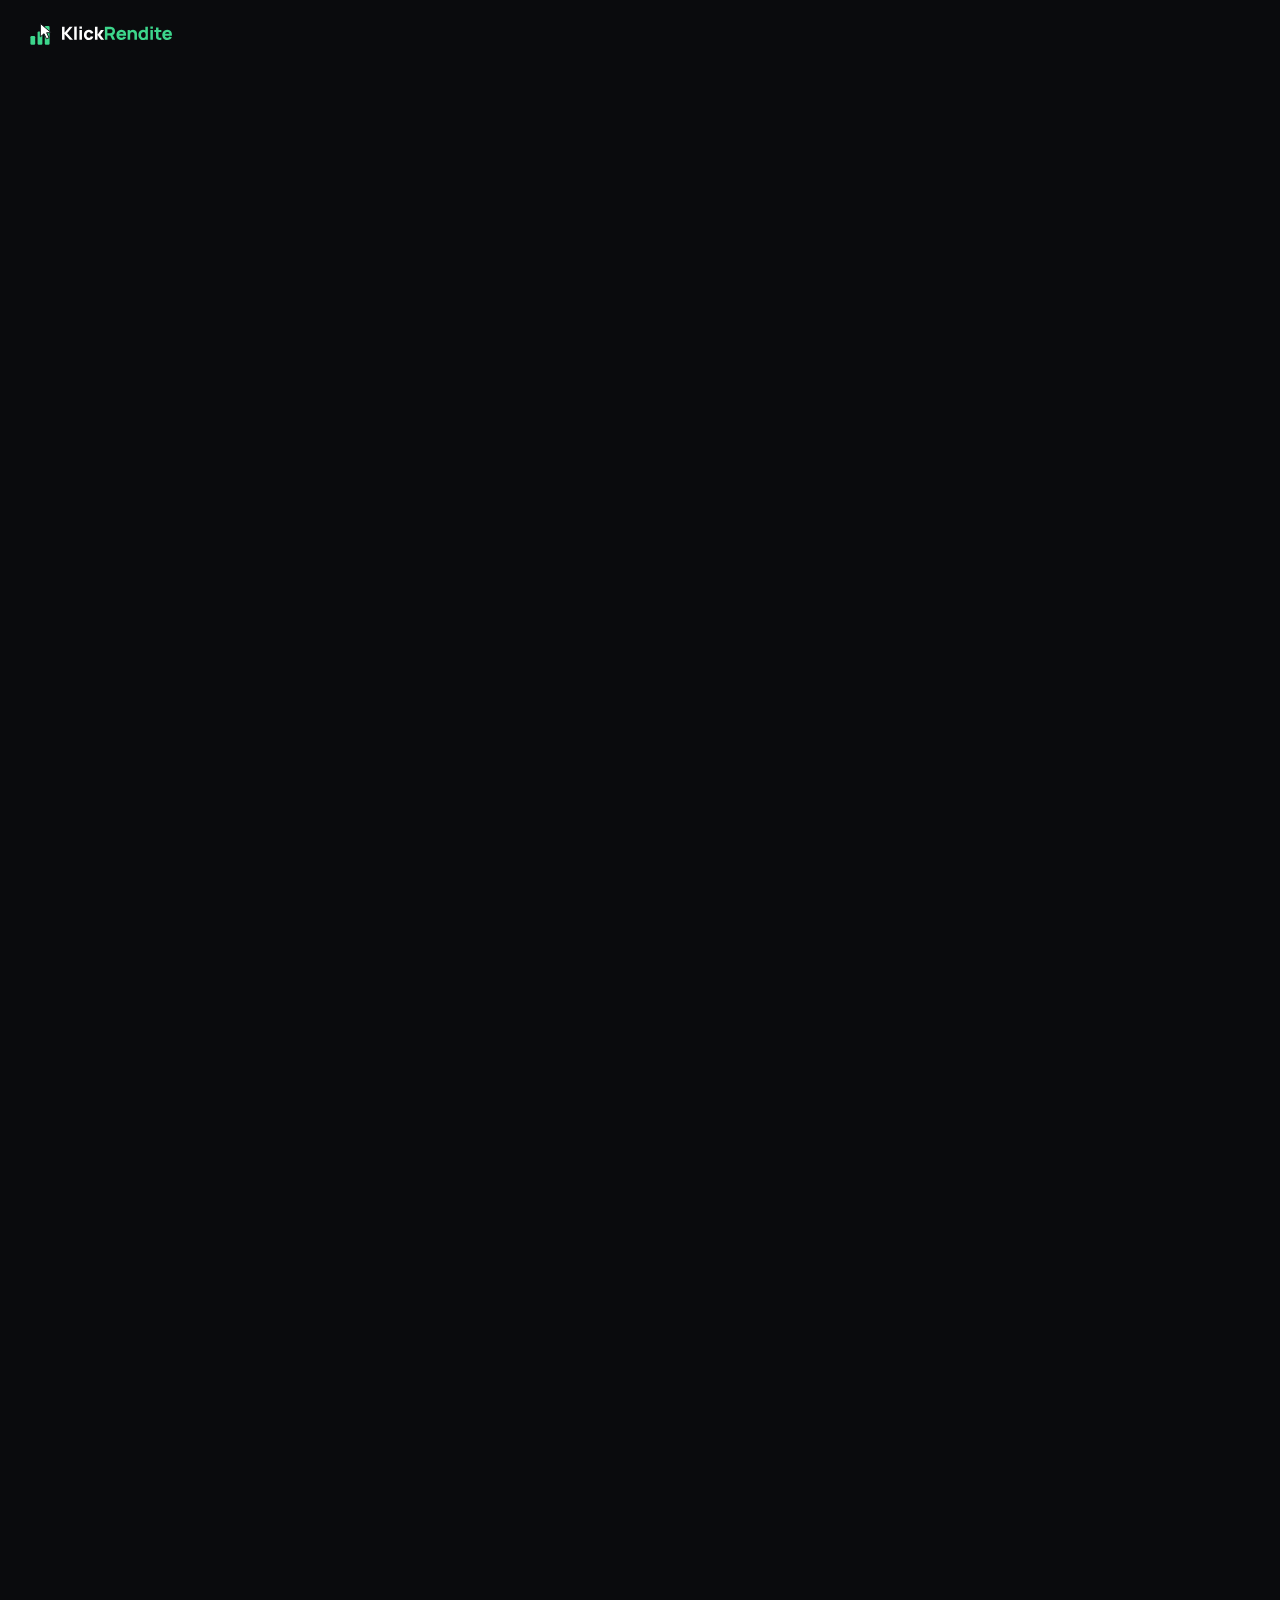
<file: index.html>
<!doctype html>
<html lang="de">
<head>
<meta charset="utf-8">
<meta name="viewport" content="width=device-width, initial-scale=1">
<title>KlickRendite. Aus Klicks wird Rendite.</title>
<meta name="description" content="Aus Klicks wird Rendite. Wir bauen, optimieren und skalieren deinen Marketing-Funnel, damit er planbar und messbar Kunden und Mitarbeiter liefert. Direkt zum Geschäftsführer Oliver Mahrle.">
<meta name="robots" content="noindex,follow">
<meta name="theme-color" content="#0a0b0d">
<script>(function(d,w){d.classList.add('js');var rm=false;try{rm=w.matchMedia('(prefers-reduced-motion: reduce)').matches}catch(e){}function net(){if(!w.__epic){d.classList.remove('film');if(document.body)document.body.classList.add('ready')}}if(!rm&&w.innerHeight>=480){d.classList.add('film');w.addEventListener('load',function(){w.setTimeout(net,60)});w.setTimeout(net,7000)}else if(!rm){w.addEventListener('resize',function(){if(w.innerHeight>=480)w.location.reload()})}try{if('scrollRestoration' in history)history.scrollRestoration='manual'}catch(e){}})(document.documentElement,window)</script>
<link rel="icon" href="assets/favicon.svg" type="image/svg+xml">
<link rel="preload" as="font" type="font/woff2" crossorigin href="assets/fonts/manrope-latin-1.woff2">
<link rel="stylesheet" href="epic.css?v=a2dc906aeb">
</head>
<body>

<canvas id="swarm" aria-hidden="true"></canvas>

<div class="hud" aria-hidden="true">
  <span class="hl hl-t th"></span>
  <span class="hl hl-b th"></span>
  <span class="rail th"><i id="rail-fill"></i><b id="rail-dot"></b><span class="ticks" id="ticks"></span></span>
  <span class="x x1 th"></span><span class="x x2 th"></span><span class="x x3 th"></span><span class="x x4 th"></span><span class="x x5 th"></span><span class="x x6 th"></span>
  <p class="ro ro-tc th mono"><span class="ro-xy" id="ro-xy">X 0000 · Y 0000</span></p>
  <p class="ro ro-bl th mono"><span>Kapitel <b id="ro-c">00</b> / 09 · <b id="ro-n">Start</b></span></p>
</div>

<header class="top">
  <a class="logo th" href="#k0" aria-label="KlickRendite, zum Anfang"><img class="ld" src="assets/logo-dark.svg" alt="KlickRendite" width="368" height="64"><img class="ll" src="assets/logo-light.svg" alt="" width="368" height="64" aria-hidden="true"><img class="lw" src="assets/logo-white.svg" alt="" width="368" height="64" aria-hidden="true"></a>
  <a class="kontakt-link th mono" href="#k9">Kontakt</a>
</header>

<nav class="index th" id="index" aria-label="Kapitel">
  <ol>
    <li><a href="#k0" data-ch="0"><span class="n">00</span><span class="t">Start</span></a></li>
    <li><a href="#k1" data-ch="1"><span class="n">01</span><span class="t">Die Geschichte</span></a></li>
    <li><a href="#k2" data-ch="2"><span class="n">02</span><span class="t">Das Problem</span></a></li>
    <li><a href="#k3" data-ch="3"><span class="n">03</span><span class="t">Das Wissen</span></a></li>
    <li><a href="#k4" data-ch="4"><span class="n">04</span><span class="t">Die Arbeit</span></a></li>
    <li><a href="#k5" data-ch="5"><span class="n">05</span><span class="t">Die Werkzeuge</span></a></li>
    <li><a href="#k6" data-ch="6"><span class="n">06</span><span class="t">Der Weg</span></a></li>
    <li><a href="#k7" data-ch="7"><span class="n">07</span><span class="t">Für wen</span></a></li>
    <li><a href="#k8" data-ch="8"><span class="n">08</span><span class="t">Das erste Gespräch</span></a></li>
    <li><a href="#k9" data-ch="9"><span class="n">09</span><span class="t">Kontakt</span></a></li>
  </ol>
</nav>

<main id="film" class="film">

<!-- KAPITEL 0 -->
<section class="scene s0 on" id="k0" data-world="k" aria-label="Start">
  <div class="beat b0">
    <h1 class="mega" id="h1"><span class="l l1"><span>Aus Klicks</span></span><span class="l l2"><span>wird <em>Rendite<span class="fs">.</span></em></span></span></h1>
  </div>
  <button class="gate" type="button" id="gate" aria-label="Klicken, um den Film zu starten">
    <span class="gate-ring"></span><span class="gate-ring r2"></span><span class="gate-ring r3"></span>
    <span class="gate-core" aria-hidden="true"><svg viewBox="0 0 128 128"><path d="M40 20 L40 84 L57 69 L68 93 L80 88 L69 64 L90 64 Z" fill="currentColor"/></svg></span>
    <span class="gate-text mono">Klick.</span>
  </button>
  <p class="hint mono" id="hint" aria-live="polite">Scrollen bringt hier nichts. <b>Klick.</b></p>
  <p class="cue mono" id="cue" aria-hidden="true"><i></i>Jetzt scrollen</p>
</section>

<!-- KAPITEL 1 -->
<section class="scene s1" id="k1" data-world="k" aria-label="Die Geschichte" tabindex="-1">
  <p class="chap mono"><span>01</span> Die Geschichte</p>
  <div class="beat b1a" data-world="g"><h2 class="xl" data-split>Zwei der wertvollsten Unternehmen unserer Zeit haben eines gemeinsam.</h2></div>
  <div class="beat b1b"><p class="giants"><span class="g1">Google.</span> <span class="g2">Meta.</span></p></div>
  <div class="beat b1c"><p class="lg" data-split>Gebaut auf einer einzigen Fähigkeit: <em>aus Klicks Rendite zu machen.</em></p></div>
  <div class="beat b1d"><p class="lg" data-split>Sie haben es geschafft. <em>Wir perfektionieren ihre Systeme</em> für ambitionierte Unternehmen.</p></div>
</section>

<!-- KAPITEL 2 -->
<section class="scene s2" id="k2" data-world="k" aria-label="Das Problem" tabindex="-1">
  <p class="chap mono"><span>02</span> Das Problem</p>
  <div class="beat b2a"><h2 class="xl">Viele <em class="ember burn" data-chars>verbrennen</em> dort ihr Geld.</h2></div>
  <div class="beat b2b"><p class="lg" data-split><span class="ln">Die Klicks kommen.</span> <span class="ln"><em class="ember">Die Kunden nicht.</em></span></p></div>
  <div class="beat b2c"><p class="lg" data-split>Nicht weil die Plattformen nicht funktionieren. Sondern weil <em class="ember">kleine Lücken im Funnel große Summen kosten.</em></p></div>
</section>

<!-- KAPITEL 3 -->
<section class="scene s3" id="k3" data-world="i" aria-label="Das Wissen" tabindex="-1">
  <p class="chap mono"><span>03</span> Das Wissen</p>
  <div class="beat b3a"><h2 class="xl snap" data-chars><span class="ln">Über 1.000 Kampagnen</span> <span class="ln">auf Meta und Google</span> <span class="ln">haben uns gezeigt,</span> <span class="ln"><em>wo die Lücken sind.</em></span></h2></div>
  <div class="beat b3b"><p class="lg" data-split>Deshalb können wir ziemlich genau vorhersagen, was funktioniert und was nicht. Wir arbeiten mit eigener Software und mit <em>extremer Präzision.</em></p></div>
  <div class="beat b3c">
    <div class="three-w">
    <p class="three-h" id="three-h">Daraus wissen wir:</p>
    <ul class="three" aria-labelledby="three-h">
      <li><span class="mono tn">A</span><span class="tl">Wie die Landingpage aussehen muss.</span></li>
      <li><span class="mono tn">B</span><span class="tl">Welche Elemente Vertrauen schaffen.</span></li>
      <li><span class="mono tn">C</span><span class="tl">Wie du dich zeigen musst, damit aus einem Klick ein Kunde wird.</span></li>
    </ul>
    </div>
  </div>
  <div class="beat b3d"><p class="lg" data-split><em>Dieses Wissen kaufst du bei uns ein.</em> Es spart dir Jahre und teures Lehrgeld.</p></div>
</section>

<!-- KAPITEL 4 -->
<section class="scene s4" id="k4" data-world="k" aria-label="Die Arbeit" tabindex="-1">
  <p class="chap mono"><span>04</span> Die Arbeit</p>
  <div class="beat b4a">
    <div class="work">
      <h2 class="xl2">Wir <span class="verbs" role="text" aria-label="bauen, optimieren und skalieren"><span class="v v1" aria-hidden="true">bauen</span><span class="sep" aria-hidden="true">, </span><span class="v v2" aria-hidden="true">optimieren</span><span class="sep" aria-hidden="true"> und </span><span class="v v3" aria-hidden="true">skalieren</span></span> <span class="rest">deinen <span class="nb">Marketing-Funnel.</span></span></h2>
      <p class="md work-sub">Damit er planbar und messbar Kunden und Mitarbeiter liefert.</p>
    </div>
  </div>
  <div class="beat b4b"><p class="xl inout"><span class="io io1">Werbebudget rein,</span> <span class="io io2"><em>Rendite raus.</em></span></p></div>
</section>

<!-- KAPITEL 5 -->
<section class="scene s5" id="k5" data-world="g" aria-label="Die Werkzeuge" tabindex="-1">
  <p class="chap mono"><span>05</span> Die Werkzeuge</p>
  <div class="mq mq-a" aria-hidden="true"><div class="mq-t"><span>Meta Ads</span><span>Google Ads</span><span>Funnel-Marketing</span><span>E-Mail-Marketing</span><span>Tracking</span><span>Conversions API</span><span>Meta Ads</span><span>Google Ads</span><span>Funnel-Marketing</span><span>E-Mail-Marketing</span><span>Tracking</span><span>Conversions API</span></div></div>
  <div class="beat b5">
    <ol class="tools">
      <li class="tool t1"><span class="num" aria-hidden="true">01</span><span class="tn mono">01</span><h3 class="xl2">Meta Ads</h3><p class="md">Wir testen laufend Creatives und Zielgruppen. Gewinner werden skaliert. Käufe fließen zurück an Meta, der Algorithmus lernt auf Umsatz statt auf Klicks.</p></li>
      <li class="tool t2"><span class="num" aria-hidden="true">02</span><span class="tn mono">02</span><h3 class="xl2">Google Ads</h3><p class="md">In vielen Konten verbrennen Klicks, weil Einstellungen, Keywords und Ausschlüsse nie sauber gepflegt wurden. Unser System lenkt das Budget zu den Suchbegriffen, die kaufen.</p></li>
      <li class="tool t3"><span class="num" aria-hidden="true">03</span><span class="tn mono">03</span><h3 class="xl2">Funnel-Marketing</h3><p class="md">Landingpages, Webinare, E-Mail-Marketing, SMS, WhatsApp, Retargeting und Tracking. Aus einem Klick wird eine Strecke, die bis zum Kauf führt.</p></li>
    </ol>
  </div>
  <div class="mq mq-b" aria-hidden="true"><div class="mq-t"><span>Webinare</span><span>Retargeting</span><span>WhatsApp</span><span>Landingpages</span><span>Creatives</span><span>Tracking</span><span>Webinare</span><span>Retargeting</span><span>WhatsApp</span><span>Landingpages</span><span>Creatives</span><span>Tracking</span></div></div>
</section>

<!-- KAPITEL 6 -->
<section class="scene s6" id="k6" data-world="k" aria-label="Der Weg" tabindex="-1">
  <p class="chap mono"><span>06</span> Der Weg</p>
  <div class="beat b6a"><h2 class="xl" data-split>Vom Klick bis zur Rendite. <em>Jede Stufe sichtbar.</em></h2></div>
  <div class="beat b6b">
    <ol class="stations" id="stations">
      <li class="stn"><span class="cnt mono" aria-hidden="true">0</span><b>Klick</b><span class="sub mono">Meta, Google, <span class="nb">KI-Modelle</span></span></li>
      <li class="stn"><span class="cnt mono" aria-hidden="true">0</span><b>Landingpage</b><span class="sub mono">Conversion Rate</span></li>
      <li class="stn"><span class="cnt mono" aria-hidden="true">0</span><b>Eintragung</b><span class="sub mono">Lead</span></li>
      <li class="stn"><span class="cnt mono" aria-hidden="true">0</span><b>Kauf</b><span class="sub mono">Zahlung</span></li>
      <li class="stn last"><b>Rendite</b><span class="sub mono">Zuwachs</span></li>
    </ol>
    <ul class="gauges" id="gauges" aria-label="Messuhren zwischen den Stationen">
      <li><button class="gz" type="button" data-g="0" aria-describedby="gz-t0" aria-label="A/B-Test Anzeigen"></button><span class="gz-tip" id="gz-t0" role="tooltip"><span class="gz-k mono">A/B-Test Anzeigen</span><span class="gz-s">Kontinuierliche A/B-Tests der Anzeigen für bessere Klickpreise.</span></span></li>
      <li><button class="gz" type="button" data-g="1" aria-describedby="gz-t1" aria-label="A/B-Test Landingpage"></button><span class="gz-tip" id="gz-t1" role="tooltip"><span class="gz-k mono">A/B-Test Landingpage</span><span class="gz-s">Mit A/B-Tests zu einer höheren Conversion Rate.</span></span></li>
      <li><button class="gz" type="button" data-g="2" aria-describedby="gz-t2" aria-label="Nachfassen"></button><span class="gz-tip" id="gz-t2" role="tooltip"><span class="gz-k mono">Nachfassen</span><span class="gz-s">Erinnerungen per E-Mail, SMS und WhatsApp, laufend getestet.</span></span></li>
      <li><button class="gz" type="button" data-g="3" aria-describedby="gz-t3" aria-label="Auswertung"></button><span class="gz-tip" id="gz-t3" role="tooltip"><span class="gz-k mono">Auswertung</span><span class="gz-s">Kontinuierliche A/B-Tests für bessere Ergebnisse.</span></span></li>
    </ul>
    <p class="loop-l mono" id="loop-l">Kaufdaten zurück an Meta und Google</p>
    <p class="loop-t md" id="loop-t">Wir senden die Kaufdaten zurück an Meta und Google. So erreichen deine Anzeigen mehr Menschen, die deinen Käufern ähneln.</p>
    <p class="brand-w" id="brand-w"><span class="bk">Klick</span><span class="br">Rendite</span></p>
    <p class="note mono" id="fnote">Schematische Darstellung mit Beispielwerten</p>
  </div>
</section>

<!-- KAPITEL 7 -->
<section class="scene s7" id="k7" data-world="g" aria-label="Für wen" tabindex="-1">
  <p class="chap mono"><span>07</span> Für wen</p>
  <div class="beat b7a"><div class="who-head"><h2 class="lg2" data-split>Für ambitionierte Unternehmen, die online verkaufen können und mehr qualifizierte Leads benötigen.</h2><p class="md who-note">In diesen Branchen haben wir bisher Erfahrung gesammelt und sehr gute Ergebnisse bei der Gewinnung neuer Kunden und Mitarbeiter erzielt. Für andere Branchen sind wir offen.</p></div></div>
  <ol class="who" id="who">
    <li class="card c1" data-world="k"><div class="card-in"><span class="idx mono">01 / 08</span><h3>Kapitalanlage-Vertriebe</h3><p class="offer">Wir gewinnen neue Käufer über Meta&nbsp;Ads.</p></div></li>
    <li class="card c2" data-world="i"><div class="card-in"><span class="idx mono">02 / 08</span><h3>Online-Coaches</h3><p class="offer">Wir bauen einen skalierbaren Webinar-Funnel und bewerben ihn mit Meta&nbsp;Ads. Unser stärkster Fall bisher: eine Kundin, von 10.000&nbsp;€ auf 500.000&nbsp;€ Umsatz im&nbsp;Monat.</p></div></li>
    <li class="card c3" data-world="g"><div class="card-in"><span class="idx mono">03 / 08</span><h3>Personenmarken und Communities</h3><p class="mono">Experten, Creator, Mitgliederplattformen</p><p class="offer">Wir gewinnen neue Mitglieder und Käufer über Meta&nbsp;Ads.</p></div></li>
    <li class="card c4" data-world="m"><div class="card-in"><span class="idx mono">04 / 08</span><h3>Handwerks&shy;betriebe</h3><p class="offer">Wir gewinnen lukrative Aufträge über Google&nbsp;Ads und neue Mitarbeiter über Social-Recruiting-Anzeigen auf&nbsp;Meta.</p></div></li>
    <li class="card c5" data-world="d"><div class="card-in"><span class="idx mono">05 / 08</span><h3>Erneuerbare Energien</h3><p class="mono">Photovoltaik- und Wärmepumpenanbieter</p><p class="offer">Wir gewinnen neue Kunden über Meta und Google&nbsp;Ads. Dazu Mitarbeiter und&nbsp;Vertriebspartner.</p></div></li>
    <li class="card c6" data-world="e"><div class="card-in"><span class="idx mono">06 / 08</span><h3>Gastgeber</h3><p class="mono">Hotels, Finca- und Villenvermietung, Kurzzeitvermietung</p><p class="offer">Ich bin selbst Gastgeber und an einem der führenden Finca- und Villenanbieter der Balearen beteiligt. Wir arbeiten mit eigenem PMS. Meine Ferienwohnungen erhalten 78,57&nbsp;% ihrer Buchungen&nbsp;direkt.</p><p class="mono note">Oliver Mahrle, Geschäftsführer<br>Stand&nbsp;29.09.2026, Buchungen des Jahres&nbsp;2026</p></div></li>
    <li class="card c7" data-world="i"><div class="card-in"><span class="idx mono">07 / 08</span><h3>Bäckereien</h3><p class="mono">Verkäuferinnen, Fahrer, Bäcker, Konditoren</p><p class="offer">Wir gewinnen neues Personal für Verkauf, Backstube und&nbsp;Auslieferung.</p></div></li>
    <li class="card c8" data-world="k"><div class="card-in"><span class="idx mono">08 / 08</span><h3>Struktur&shy;vertriebe</h3><p class="mono">Rekrutierung, Strukturaufbau</p><p class="offer">Wir gewinnen neue Vertriebspartner für führende Strukturvertriebe in&nbsp;Deutschland.</p></div></li>
  </ol>
</section>

<!-- KAPITEL 8 -->
<section class="scene s8" id="k8" data-world="i" aria-label="Das erste Gespräch" tabindex="-1">
  <p class="chap mono"><span>08</span> Das erste Gespräch</p>
  <div class="beat b8a"><h2 class="xl" data-split>Im ersten Gespräch bekommst du meine <em>ehrliche Meinung.</em></h2></div>
  <div class="beat b8b"><p class="lg q3"><span>Ob unsere Marketingstrategie dir bei deinem Ziel helfen kann.</span> <span><em>Mehr Leads. Mehr Käufer.</em></span> <span><em>Mehr Mitarbeiter.</em></span></p></div>
  <div class="beat b8c"><p class="lg" data-split>Wenn dein Geld woanders besser angelegt ist, <em>sage ich dir das.</em></p></div>
  <div class="beat b8d"><p class="xl2" data-split>Wir nehmen nur Projekte an, von denen wir <em>überzeugt</em> sind.</p></div>
  <div class="beat b8e"><p class="lg pre" data-split><em>Voraussetzung:</em> ein Angebot und ein Verkaufsprozess, der bereits funktioniert.</p></div>
</section>

<!-- KAPITEL 9 -->
<section class="scene s9" id="k9" data-world="k" aria-label="Kontakt" tabindex="-1">
  <div class="beat b9">
    <div class="contact">
      <p class="eyebrow mono">Direkt zum Geschäftsführer</p>
      <h2 class="name"><span class="nl"><span>Oliver</span></span> <span class="nl"><span>Mahrle</span></span></h2>
      <p class="md lead">Keine Warteschleife, kein Vertrieb dazwischen. <b>Du schreibst, ich antworte.</b></p>
      <ul class="ways">
        <li><a class="way" href="mailto:oliver@klickrendite.de"><span class="k mono">E-Mail</span><span class="v">oliver@klickrendite.de</span><span class="arrow" aria-hidden="true"><svg viewBox="0 0 16 16" fill="none" stroke="currentColor" stroke-width="1.6" stroke-linecap="round" stroke-linejoin="round"><path d="M2 8h12M9 3l5 5-5 5"/></svg></span></a></li>
        <li><a class="way" href="tel:+4917634492580"><span class="k mono">Telefon</span><span class="v">+49&nbsp;176&nbsp;34492580</span><span class="arrow" aria-hidden="true"><svg viewBox="0 0 16 16" fill="none" stroke="currentColor" stroke-width="1.6" stroke-linecap="round" stroke-linejoin="round"><path d="M2 8h12M9 3l5 5-5 5"/></svg></span></a></li>
        <li><a class="way" href="https://wa.me/4917634492580" target="_blank" rel="noopener"><span class="k mono">WhatsApp</span><span class="v">Nachricht schreiben</span><span class="arrow" aria-hidden="true"><svg viewBox="0 0 16 16" fill="none" stroke="currentColor" stroke-width="1.6" stroke-linecap="round" stroke-linejoin="round"><path d="M2 8h12M9 3l5 5-5 5"/></svg></span></a></li>
      </ul>
    </div>
  </div>
</section>

</main>

<a class="wa th mono" id="wa" href="https://wa.me/4917634492580" target="_blank" rel="noopener"><span class="wa-l">Direktkontakt per WhatsApp</span><span class="wa-s">WhatsApp</span></a>

<footer class="foot" id="foot">
  <a href="impressum.html">Impressum</a>
  <a href="datenschutz.html">Datenschutz</a>
</footer>

<div class="track" id="track" aria-hidden="true"></div>

<!-- Impressum und Datenschutz als Fenster im Film. Ohne JavaScript und bei reduzierter Bewegung fuehren die Links auf die eigenen Seiten. -->
<dialog class="dlg" id="dlg-impressum" aria-labelledby="dlg-impressum-t">
  <div class="dlg-in" data-lenis-prevent>
    <div class="dlg-top"><span class="mono dlg-k">Rechtliches</span><button class="dlg-x mono" type="button" data-close autofocus>Schließen<span class="dlg-xi" aria-hidden="true"></span></button></div>
    <div class="dlg-body legal">
<h1 id="dlg-impressum-t" tabindex="-1">Impressum</h1>
<p class="lead">Angaben gemäß § 5 DDG</p>
<div class="box">
  <p><b>Klickrendite UG (haftungsbeschränkt) i. G.</b></p>
  <p>Mühlenstraße 4<br>06686 Lützen</p>
  <p>Vertreten durch den Geschäftsführer Oliver Mahrle</p>
</div>
<h2>Kontakt</h2>
<p>Telefon: <a href="tel:+4917634492580">+49&nbsp;176&nbsp;34492580</a><br>E-Mail: <a href="mailto:oliver@klickrendite.de">oliver@klickrendite.de</a></p>
<h2>Registereintrag</h2>
<p>Registergericht: Amtsgericht Stendal<br>Registernummer: <span class="todo">[HRB folgt]</span></p>
<p>Die Gesellschaft befindet sich in Gründung. Bis zur Eintragung ins Handelsregister handelt die Klickrendite UG (haftungsbeschränkt) in Gründung. Alleinige Gesellschafterin ist die Mahrle Holding UG (haftungsbeschränkt), Amtsgericht Stendal, HRB 37876.</p>
<h2>Umsatzsteuer-Identifikationsnummer</h2>
<p>USt-IdNr. gemäß § 27a UStG: <span class="todo">[USt-IdNr. folgt]</span></p>
<h2>Verantwortlich für den Inhalt</h2>
<p>Oliver Mahrle, Anschrift wie oben.</p>
<h2>Streitbeilegung</h2>
<p>Wir sind nicht bereit und nicht verpflichtet, an Streitbeilegungsverfahren vor einer Verbraucherschlichtungsstelle teilzunehmen. Unsere Leistungen richten sich ausschließlich an Unternehmer.</p>
<h2>Hinweis zu Zahlen und Marken</h2>
<p>Zahlen in den Animationen der Startseite sind Beispielwerte zur Veranschaulichung, keine Kundendaten und keine Zusage über Ergebnisse. Die im Abschnitt „Für wen“ genannten Ergebnisse sind Einzelfälle. Sie sind keine Zusage, dass andere Unternehmen dieselben Ergebnisse erreichen. Auf dieser Website werden keine Kundenbewertungen angezeigt.</p>
<p>Google und Meta sind Marken ihrer jeweiligen Inhaber. KlickRendite ist ein unabhängiger Dienstleister. Es besteht keine Partnerschaft mit Google oder Meta und keine Zertifizierung durch diese Unternehmen.</p>
<p class="dlg-foot mono">Weiter zu: <a href="datenschutz.html">Datenschutz</a></p>
    </div>
  </div>
</dialog>
<dialog class="dlg" id="dlg-datenschutz" aria-labelledby="dlg-datenschutz-t">
  <div class="dlg-in" data-lenis-prevent>
    <div class="dlg-top"><span class="mono dlg-k">Rechtliches</span><button class="dlg-x mono" type="button" data-close autofocus>Schließen<span class="dlg-xi" aria-hidden="true"></span></button></div>
    <div class="dlg-body legal">
<h1 id="dlg-datenschutz-t" tabindex="-1">Datenschutzerklärung</h1>
<p class="lead">Stand: 28.09.2026</p>
<p>Ich nehme den Schutz deiner Daten ernst und halte diese Erklärung bewusst kurz. Hier steht, welche Daten beim Besuch dieser Website und bei einer Kontaktaufnahme per E-Mail, Telefon oder WhatsApp verarbeitet werden, warum und wie lange.</p>

<h2>1. Verantwortlicher</h2>
<div class="box">
  <p><b>Klickrendite UG (haftungsbeschränkt) i. G.</b></p>
  <p>Oliver Mahrle, Mühlenstraße 4, 06686 Lützen</p>
  <p>Telefon +49&nbsp;176&nbsp;34492580, E-Mail <a href="mailto:oliver@klickrendite.de">oliver@klickrendite.de</a></p>
</div>
<p>Ein Datenschutzbeauftragter ist nicht bestellt, weil die gesetzlichen Voraussetzungen dafür nicht vorliegen.</p>

<h2>2. Hosting und Server-Logs</h2>
<p>Diese Vorschau wird über GitHub Pages ausgeliefert (GitHub Inc., 88 Colin P Kelly Jr St, San Francisco, CA 94107, USA, ein Unternehmen von Microsoft). Beim Aufruf verarbeitet GitHub technisch notwendige Daten wie IP-Adresse, Datum und Uhrzeit, aufgerufene Seite und Browser, um die Seite auszuliefern und Angriffe zu erkennen. Rechtsgrundlage ist Art. 6 Abs. 1 lit. f DSGVO. Dabei kann eine Übermittlung in die USA stattfinden; GitHub stützt sich auf das EU-US Data Privacy Framework und Standardvertragsklauseln. Die endgültige Website wird auf Servern in Deutschland betrieben.</p>

<h2>3. Kontakt per E-Mail, Telefon und WhatsApp</h2>
<p>Wenn du mir eine E-Mail schreibst oder mich anrufst, verarbeite ich die Daten, die du mir dabei mitteilst: E-Mail-Adresse oder Telefonnummer, Name, Inhalt der Nachricht und, falls du sie nennst, Angaben zu deinem Unternehmen. Zweck ist die Beantwortung deiner Anfrage und die Vorbereitung eines Gesprächs. Rechtsgrundlage ist Art. 6 Abs. 1 lit. b DSGVO (vorvertragliche Maßnahmen), bei allgemeinen Anfragen Art. 6 Abs. 1 lit. f DSGVO (berechtigtes Interesse an der Beantwortung).</p>
<p>Wenn du mich über den WhatsApp-Link kontaktierst, läuft die Nachricht über WhatsApp (WhatsApp Ireland Limited, 4 Grand Canal Square, Dublin 2, Irland). Dabei gelten zusätzlich die Datenschutzhinweise von WhatsApp. Eine Übermittlung deiner Daten in die USA ist dabei möglich; WhatsApp stützt sich hierfür auf das EU-US Data Privacy Framework und Standardvertragsklauseln. Ich nutze WhatsApp nur zur Beantwortung deiner Nachricht. Wenn du das nicht möchtest, schreib mir eine E-Mail.</p>
<p>Mein E-Mail-Postfach liegt bei einem Anbieter mit Servern in der EU, mit dem ein Auftragsverarbeitungsvertrag besteht. <span class="todo">[Anbieter des Postfachs oliver@klickrendite.de vor Launch prüfen und ggf. benennen]</span> Anfragen werden gelöscht, sobald sie erledigt sind und keine gesetzlichen Aufbewahrungspflichten entgegenstehen, spätestens nach zwölf Monaten ohne Zusammenarbeit.</p>

<h2>4. Cookies und Einwilligung</h2>
<p>Diese Website setzt keine Cookies. Sie lädt keine Analyse-Tools, keine Marketing-Tools und keine eingebetteten Inhalte von Dritten. Schriften, Skripte und Grafiken liegen auf demselben Server wie die Seite selbst. Sollte sich das ändern, frage ich vorher über einen Consent-Banner um Erlaubnis und ergänze diese Erklärung.</p>

<h2>5. Deine Rechte</h2>
<ul>
  <li><b>Auskunft</b> über die zu dir gespeicherten Daten (Art. 15 DSGVO)</li>
  <li><b>Berichtigung</b> unrichtiger Daten (Art. 16 DSGVO)</li>
  <li><b>Löschung</b> (Art. 17 DSGVO) und <b>Einschränkung</b> der Verarbeitung (Art. 18 DSGVO)</li>
  <li><b>Datenübertragbarkeit</b> (Art. 20 DSGVO)</li>
  <li><b>Widerspruch</b> gegen Verarbeitungen auf Basis berechtigter Interessen (Art. 21 DSGVO)</li>
  <li><b>Widerruf</b> erteilter Einwilligungen mit Wirkung für die Zukunft (Art. 7 Abs. 3 DSGVO)</li>
</ul>
<p>Dafür reicht eine E-Mail an <a href="mailto:oliver@klickrendite.de">oliver@klickrendite.de</a>. Außerdem kannst du dich bei einer Datenschutzaufsichtsbehörde beschweren. Zuständig für mich ist der Landesbeauftragte für den Datenschutz Sachsen-Anhalt, Leiterstraße 9, 39104 Magdeburg.</p>

<h2>6. Änderungen</h2>
<p>Ich passe diese Erklärung an, wenn sich die Website oder die Rechtslage ändert. Es gilt die jeweils hier veröffentlichte Fassung.</p>
<p class="dlg-foot mono">Weiter zu: <a href="impressum.html">Impressum</a></p>
    </div>
  </div>
</dialog>

<script src="vendor/gsap.min.js"></script>
<script src="vendor/lenis.min.js"></script>
<script src="epic.js?v=1070d9a959"></script>
</body>
</html>
</file>
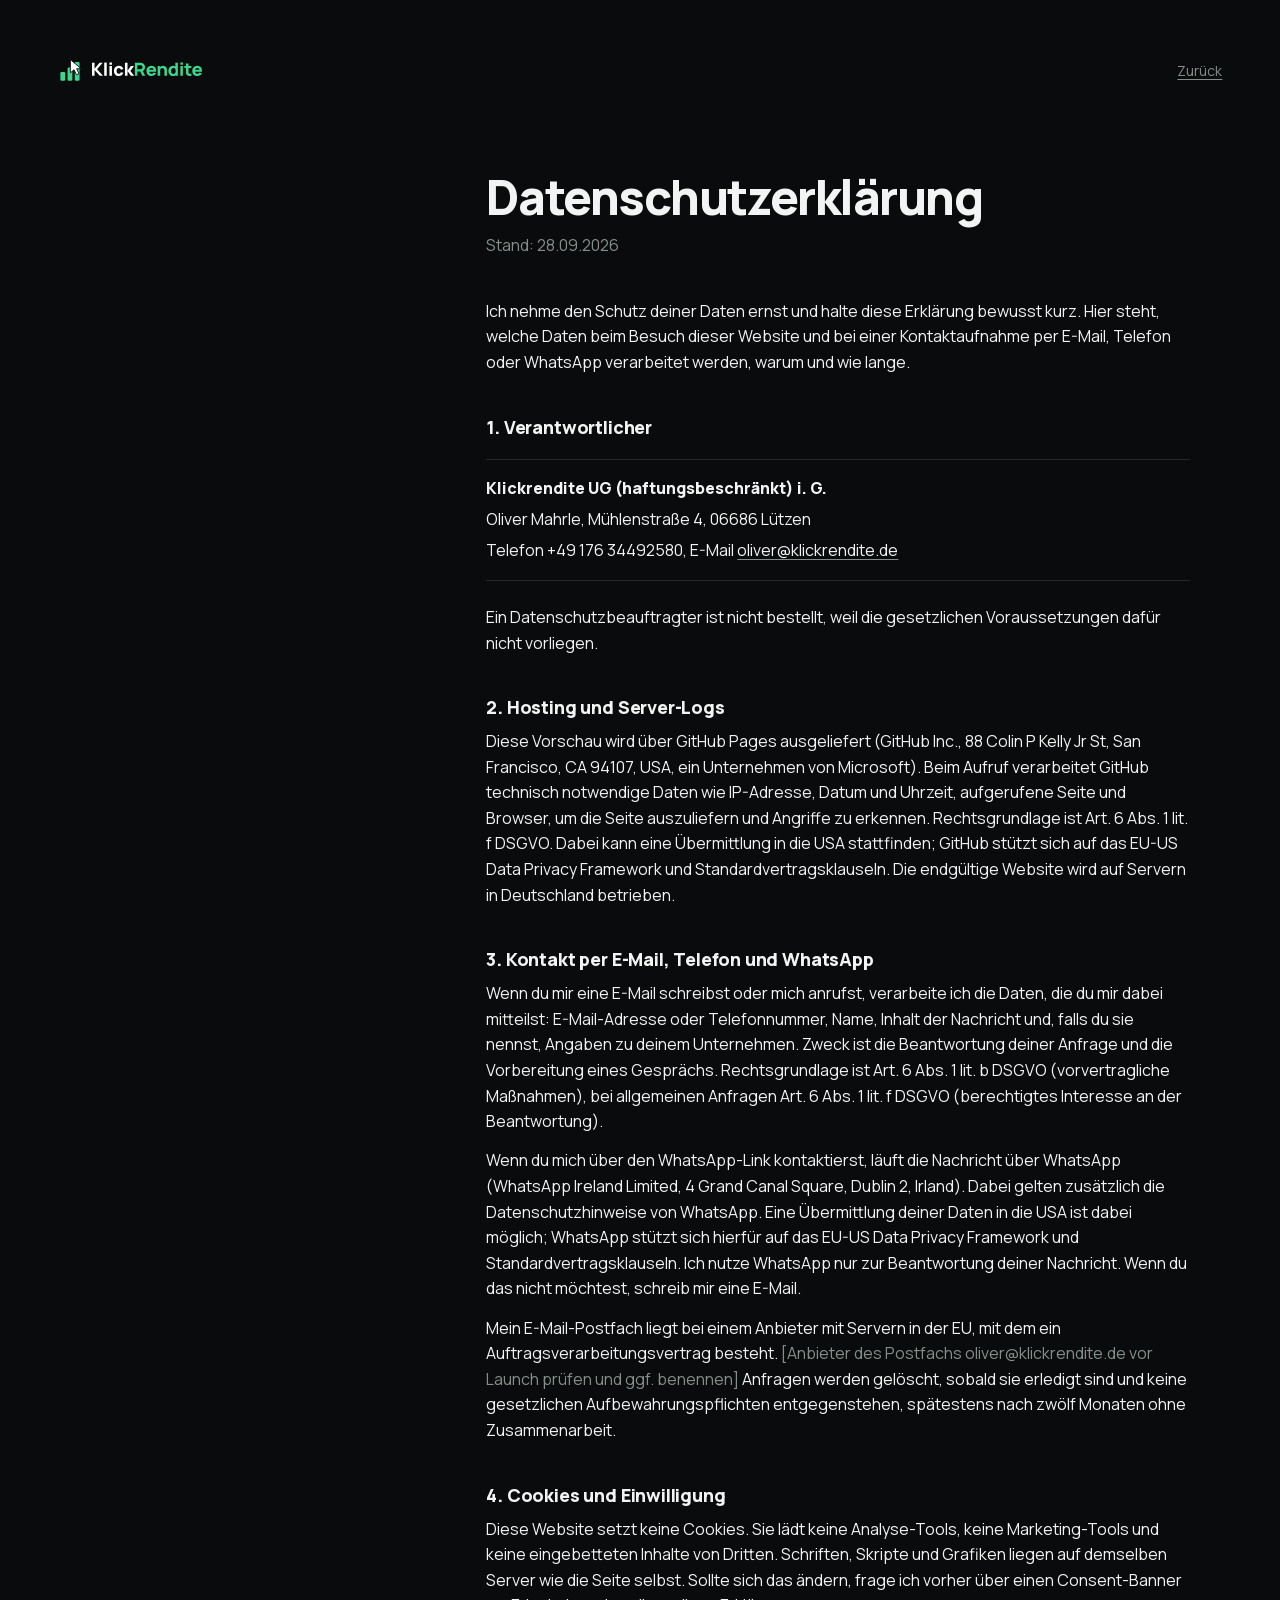
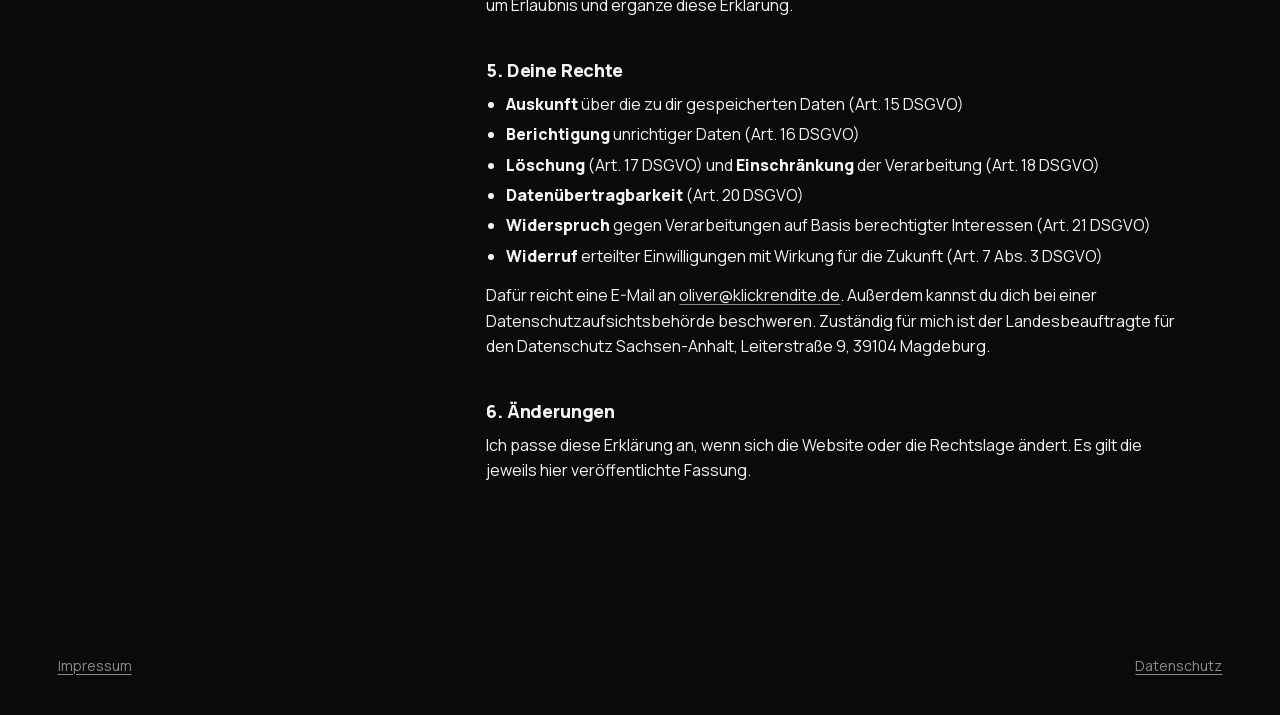
<file: datenschutz.html>
<!doctype html>
<html lang="de">
<head>
<meta charset="utf-8">
<meta name="viewport" content="width=device-width, initial-scale=1">
<title>Datenschutz. KlickRendite</title>
<meta name="robots" content="noindex,follow">
<meta name="theme-color" content="#0a0b0d">
<link rel="icon" href="assets/favicon.svg" type="image/svg+xml">
<link rel="stylesheet" href="assets/legal.css">
</head>
<body>

<header class="kopf">
  <a class="logo" href="index.html" aria-label="KlickRendite"><img src="assets/logo-dark.svg" alt="KlickRendite" width="368" height="64"></a>
  <a class="zurueck" href="index.html">Zurück</a>
</header>

<main class="legal"><div class="wrap">
<h1>Datenschutzerklärung</h1>
<p class="lead">Stand: 28.09.2026</p>
<p>Ich nehme den Schutz deiner Daten ernst und halte diese Erklärung bewusst kurz. Hier steht, welche Daten beim Besuch dieser Website und bei einer Kontaktaufnahme per E-Mail, Telefon oder WhatsApp verarbeitet werden, warum und wie lange.</p>

<h2>1. Verantwortlicher</h2>
<div class="box">
  <p><b>Klickrendite UG (haftungsbeschränkt) i. G.</b></p>
  <p>Oliver Mahrle, Mühlenstraße 4, 06686 Lützen</p>
  <p>Telefon +49&nbsp;176&nbsp;34492580, E-Mail <a href="mailto:oliver@klickrendite.de">oliver@klickrendite.de</a></p>
</div>
<p>Ein Datenschutzbeauftragter ist nicht bestellt, weil die gesetzlichen Voraussetzungen dafür nicht vorliegen.</p>

<h2>2. Hosting und Server-Logs</h2>
<p>Diese Vorschau wird über GitHub Pages ausgeliefert (GitHub Inc., 88 Colin P Kelly Jr St, San Francisco, CA 94107, USA, ein Unternehmen von Microsoft). Beim Aufruf verarbeitet GitHub technisch notwendige Daten wie IP-Adresse, Datum und Uhrzeit, aufgerufene Seite und Browser, um die Seite auszuliefern und Angriffe zu erkennen. Rechtsgrundlage ist Art. 6 Abs. 1 lit. f DSGVO. Dabei kann eine Übermittlung in die USA stattfinden; GitHub stützt sich auf das EU-US Data Privacy Framework und Standardvertragsklauseln. Die endgültige Website wird auf Servern in Deutschland betrieben.</p>

<h2>3. Kontakt per E-Mail, Telefon und WhatsApp</h2>
<p>Wenn du mir eine E-Mail schreibst oder mich anrufst, verarbeite ich die Daten, die du mir dabei mitteilst: E-Mail-Adresse oder Telefonnummer, Name, Inhalt der Nachricht und, falls du sie nennst, Angaben zu deinem Unternehmen. Zweck ist die Beantwortung deiner Anfrage und die Vorbereitung eines Gesprächs. Rechtsgrundlage ist Art. 6 Abs. 1 lit. b DSGVO (vorvertragliche Maßnahmen), bei allgemeinen Anfragen Art. 6 Abs. 1 lit. f DSGVO (berechtigtes Interesse an der Beantwortung).</p>
<p>Wenn du mich über den WhatsApp-Link kontaktierst, läuft die Nachricht über WhatsApp (WhatsApp Ireland Limited, 4 Grand Canal Square, Dublin 2, Irland). Dabei gelten zusätzlich die Datenschutzhinweise von WhatsApp. Eine Übermittlung deiner Daten in die USA ist dabei möglich; WhatsApp stützt sich hierfür auf das EU-US Data Privacy Framework und Standardvertragsklauseln. Ich nutze WhatsApp nur zur Beantwortung deiner Nachricht. Wenn du das nicht möchtest, schreib mir eine E-Mail.</p>
<p>Mein E-Mail-Postfach liegt bei einem Anbieter mit Servern in der EU, mit dem ein Auftragsverarbeitungsvertrag besteht. <span class="todo">[Anbieter des Postfachs oliver@klickrendite.de vor Launch prüfen und ggf. benennen]</span> Anfragen werden gelöscht, sobald sie erledigt sind und keine gesetzlichen Aufbewahrungspflichten entgegenstehen, spätestens nach zwölf Monaten ohne Zusammenarbeit.</p>

<h2>4. Cookies und Einwilligung</h2>
<p>Diese Website setzt keine Cookies. Sie lädt keine Analyse-Tools, keine Marketing-Tools und keine eingebetteten Inhalte von Dritten. Schriften, Skripte und Grafiken liegen auf demselben Server wie die Seite selbst. Sollte sich das ändern, frage ich vorher über einen Consent-Banner um Erlaubnis und ergänze diese Erklärung.</p>

<h2>5. Deine Rechte</h2>
<ul>
  <li><b>Auskunft</b> über die zu dir gespeicherten Daten (Art. 15 DSGVO)</li>
  <li><b>Berichtigung</b> unrichtiger Daten (Art. 16 DSGVO)</li>
  <li><b>Löschung</b> (Art. 17 DSGVO) und <b>Einschränkung</b> der Verarbeitung (Art. 18 DSGVO)</li>
  <li><b>Datenübertragbarkeit</b> (Art. 20 DSGVO)</li>
  <li><b>Widerspruch</b> gegen Verarbeitungen auf Basis berechtigter Interessen (Art. 21 DSGVO)</li>
  <li><b>Widerruf</b> erteilter Einwilligungen mit Wirkung für die Zukunft (Art. 7 Abs. 3 DSGVO)</li>
</ul>
<p>Dafür reicht eine E-Mail an <a href="mailto:oliver@klickrendite.de">oliver@klickrendite.de</a>. Außerdem kannst du dich bei einer Datenschutzaufsichtsbehörde beschweren. Zuständig für mich ist der Landesbeauftragte für den Datenschutz Sachsen-Anhalt, Leiterstraße 9, 39104 Magdeburg.</p>

<h2>6. Änderungen</h2>
<p>Ich passe diese Erklärung an, wenn sich die Website oder die Rechtslage ändert. Es gilt die jeweils hier veröffentlichte Fassung.</p>
</div></main>

<footer>
  <a href="impressum.html">Impressum</a>
  <a href="datenschutz.html">Datenschutz</a>
</footer>

</body>
</html>
</file>
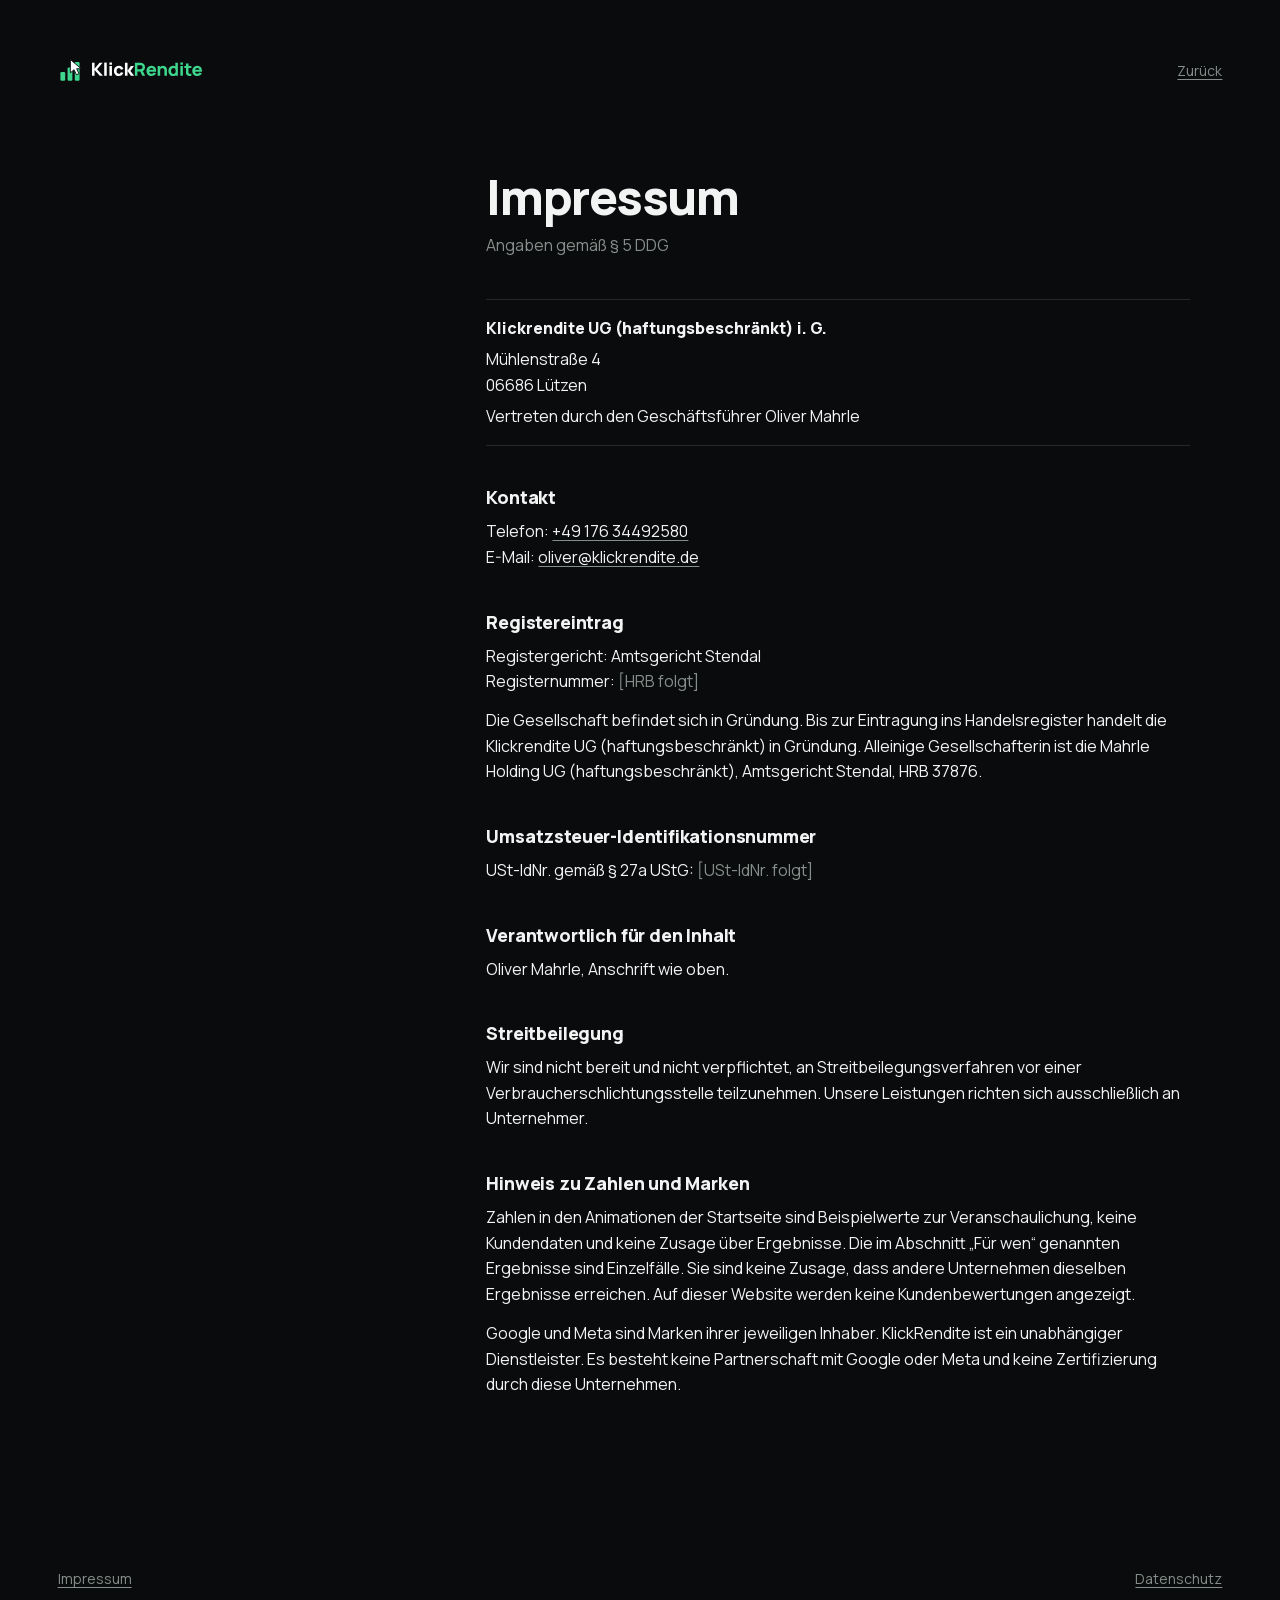
<file: impressum.html>
<!doctype html>
<html lang="de">
<head>
<meta charset="utf-8">
<meta name="viewport" content="width=device-width, initial-scale=1">
<title>Impressum. KlickRendite</title>
<meta name="robots" content="noindex,follow">
<meta name="theme-color" content="#0a0b0d">
<link rel="icon" href="assets/favicon.svg" type="image/svg+xml">
<link rel="stylesheet" href="assets/legal.css">
</head>
<body>

<header class="kopf">
  <a class="logo" href="index.html" aria-label="KlickRendite"><img src="assets/logo-dark.svg" alt="KlickRendite" width="368" height="64"></a>
  <a class="zurueck" href="index.html">Zurück</a>
</header>

<main class="legal"><div class="wrap">
<h1>Impressum</h1>
<p class="lead">Angaben gemäß § 5 DDG</p>
<div class="box">
  <p><b>Klickrendite UG (haftungsbeschränkt) i. G.</b></p>
  <p>Mühlenstraße 4<br>06686 Lützen</p>
  <p>Vertreten durch den Geschäftsführer Oliver Mahrle</p>
</div>
<h2>Kontakt</h2>
<p>Telefon: <a href="tel:+4917634492580">+49&nbsp;176&nbsp;34492580</a><br>E-Mail: <a href="mailto:oliver@klickrendite.de">oliver@klickrendite.de</a></p>
<h2>Registereintrag</h2>
<p>Registergericht: Amtsgericht Stendal<br>Registernummer: <span class="todo">[HRB folgt]</span></p>
<p>Die Gesellschaft befindet sich in Gründung. Bis zur Eintragung ins Handelsregister handelt die Klickrendite UG (haftungsbeschränkt) in Gründung. Alleinige Gesellschafterin ist die Mahrle Holding UG (haftungsbeschränkt), Amtsgericht Stendal, HRB 37876.</p>
<h2>Umsatzsteuer-Identifikationsnummer</h2>
<p>USt-IdNr. gemäß § 27a UStG: <span class="todo">[USt-IdNr. folgt]</span></p>
<h2>Verantwortlich für den Inhalt</h2>
<p>Oliver Mahrle, Anschrift wie oben.</p>
<h2>Streitbeilegung</h2>
<p>Wir sind nicht bereit und nicht verpflichtet, an Streitbeilegungsverfahren vor einer Verbraucherschlichtungsstelle teilzunehmen. Unsere Leistungen richten sich ausschließlich an Unternehmer.</p>
<h2>Hinweis zu Zahlen und Marken</h2>
<p>Zahlen in den Animationen der Startseite sind Beispielwerte zur Veranschaulichung, keine Kundendaten und keine Zusage über Ergebnisse. Die im Abschnitt „Für wen“ genannten Ergebnisse sind Einzelfälle. Sie sind keine Zusage, dass andere Unternehmen dieselben Ergebnisse erreichen. Auf dieser Website werden keine Kundenbewertungen angezeigt.</p>
<p>Google und Meta sind Marken ihrer jeweiligen Inhaber. KlickRendite ist ein unabhängiger Dienstleister. Es besteht keine Partnerschaft mit Google oder Meta und keine Zertifizierung durch diese Unternehmen.</p>
</div></main>

<footer>
  <a href="impressum.html">Impressum</a>
  <a href="datenschutz.html">Datenschutz</a>
</footer>

</body>
</html>
</file>
<file: epic.css>
/* Schriften lokal: Manrope und JetBrains Mono (variabel, latin und latin-ext). Keine Verbindung zu Dritten. */
@font-face{font-family:'JetBrains Mono';font-style:normal;font-weight:400;font-display:swap;src:url(assets/fonts/jetbrains-mono-latin-ext-0.woff2) format('woff2');unicode-range:U+0100-02BA, U+02BD-02C5, U+02C7-02CC, U+02CE-02D7, U+02DD-02FF, U+0304, U+0308, U+0329, U+1D00-1DBF, U+1E00-1E9F, U+1EF2-1EFF, U+2020, U+20A0-20AB, U+20AD-20C0, U+2113, U+2C60-2C7F, U+A720-A7FF}
@font-face{font-family:'JetBrains Mono';font-style:normal;font-weight:400;font-display:swap;src:url(assets/fonts/jetbrains-mono-latin-1.woff2) format('woff2');unicode-range:U+0000-00FF, U+0131, U+0152-0153, U+02BB-02BC, U+02C6, U+02DA, U+02DC, U+0304, U+0308, U+0329, U+2000-206F, U+20AC, U+2122, U+2191, U+2193, U+2212, U+2215, U+FEFF, U+FFFD}
@font-face{font-family:'JetBrains Mono';font-style:normal;font-weight:500;font-display:swap;src:url(assets/fonts/jetbrains-mono-latin-ext-0.woff2) format('woff2');unicode-range:U+0100-02BA, U+02BD-02C5, U+02C7-02CC, U+02CE-02D7, U+02DD-02FF, U+0304, U+0308, U+0329, U+1D00-1DBF, U+1E00-1E9F, U+1EF2-1EFF, U+2020, U+20A0-20AB, U+20AD-20C0, U+2113, U+2C60-2C7F, U+A720-A7FF}
@font-face{font-family:'JetBrains Mono';font-style:normal;font-weight:500;font-display:swap;src:url(assets/fonts/jetbrains-mono-latin-1.woff2) format('woff2');unicode-range:U+0000-00FF, U+0131, U+0152-0153, U+02BB-02BC, U+02C6, U+02DA, U+02DC, U+0304, U+0308, U+0329, U+2000-206F, U+20AC, U+2122, U+2191, U+2193, U+2212, U+2215, U+FEFF, U+FFFD}
@font-face{font-family:'Manrope';font-style:normal;font-weight:400;font-display:swap;src:url(assets/fonts/manrope-latin-ext-0.woff2) format('woff2');unicode-range:U+0100-02BA, U+02BD-02C5, U+02C7-02CC, U+02CE-02D7, U+02DD-02FF, U+0304, U+0308, U+0329, U+1D00-1DBF, U+1E00-1E9F, U+1EF2-1EFF, U+2020, U+20A0-20AB, U+20AD-20C0, U+2113, U+2C60-2C7F, U+A720-A7FF}
@font-face{font-family:'Manrope';font-style:normal;font-weight:400;font-display:swap;src:url(assets/fonts/manrope-latin-1.woff2) format('woff2');unicode-range:U+0000-00FF, U+0131, U+0152-0153, U+02BB-02BC, U+02C6, U+02DA, U+02DC, U+0304, U+0308, U+0329, U+2000-206F, U+20AC, U+2122, U+2191, U+2193, U+2212, U+2215, U+FEFF, U+FFFD}
@font-face{font-family:'Manrope';font-style:normal;font-weight:600;font-display:swap;src:url(assets/fonts/manrope-latin-ext-0.woff2) format('woff2');unicode-range:U+0100-02BA, U+02BD-02C5, U+02C7-02CC, U+02CE-02D7, U+02DD-02FF, U+0304, U+0308, U+0329, U+1D00-1DBF, U+1E00-1E9F, U+1EF2-1EFF, U+2020, U+20A0-20AB, U+20AD-20C0, U+2113, U+2C60-2C7F, U+A720-A7FF}
@font-face{font-family:'Manrope';font-style:normal;font-weight:600;font-display:swap;src:url(assets/fonts/manrope-latin-1.woff2) format('woff2');unicode-range:U+0000-00FF, U+0131, U+0152-0153, U+02BB-02BC, U+02C6, U+02DA, U+02DC, U+0304, U+0308, U+0329, U+2000-206F, U+20AC, U+2122, U+2191, U+2193, U+2212, U+2215, U+FEFF, U+FFFD}
@font-face{font-family:'Manrope';font-style:normal;font-weight:800;font-display:swap;src:url(assets/fonts/manrope-latin-ext-0.woff2) format('woff2');unicode-range:U+0100-02BA, U+02BD-02C5, U+02C7-02CC, U+02CE-02D7, U+02DD-02FF, U+0304, U+0308, U+0329, U+1D00-1DBF, U+1E00-1E9F, U+1EF2-1EFF, U+2020, U+20A0-20AB, U+20AD-20C0, U+2113, U+2C60-2C7F, U+A720-A7FF}
@font-face{font-family:'Manrope';font-style:normal;font-weight:800;font-display:swap;src:url(assets/fonts/manrope-latin-1.woff2) format('woff2');unicode-range:U+0000-00FF, U+0131, U+0152-0153, U+02BB-02BC, U+02C6, U+02DA, U+02DC, U+0304, U+0308, U+0329, U+2000-206F, U+20AC, U+2122, U+2191, U+2193, U+2212, U+2215, U+FEFF, U+FFFD}
/* KlickRendite Film, finale Fassung.
   Basis = statische, gestapelte, lesbare Seite (ohne JS, reduzierte Bewegung).
   html.film = Scroll-Film auf fester Buehne. */
:root{
  --k:#0a0b0d;--i:#f4f5f2;--gd:#3DD68C;--gl:#12B76A;--ink:#121417;
  --pad:clamp(1.25rem,4.5vw,4.5rem);
  --gut:max(9.5vw,9rem);
  --sans:Manrope,ui-sans-serif,system-ui,-apple-system,"Segoe UI",sans-serif;
  --mono:"JetBrains Mono",ui-monospace,SFMono-Regular,Menlo,monospace;
  --ease:cubic-bezier(.22,1,.36,1);
}
*{box-sizing:border-box}
html{background:var(--k);color-scheme:dark;-webkit-text-size-adjust:100%}
body{margin:0;background:var(--k);color:var(--i);font-family:var(--sans);line-height:1.4;-webkit-font-smoothing:antialiased;-moz-osx-font-smoothing:grayscale;overflow-x:hidden}
p,h1,h2,h3,ul,ol{margin:0}
ul,ol{padding:0;list-style:none}
a{color:inherit}
button{font:inherit;color:inherit;background:none;border:0;padding:0;cursor:pointer}
img,svg{display:block;max-width:100%}
a:focus-visible,button:focus-visible{outline:2px solid var(--acc,var(--gd));outline-offset:4px}
::selection{background:var(--gd);color:var(--k)}
.mono{font-family:var(--mono);font-size:.72rem;letter-spacing:.1em;text-transform:uppercase;font-weight:500}
em{font-style:normal;color:var(--acc)}
em.ember{color:#ff5a2a}
em.plain{color:inherit}

/* Welten */
[data-world="k"]{--bg:#0a0b0d;--fg:#f4f5f2;--mute:#9aa39e;--line:rgba(244,245,242,.16);--acc:#3DD68C}
[data-world="i"]{--bg:#f4f5f2;--fg:#121417;--mute:#59615c;--line:rgba(18,20,23,.18);--acc:#0f9d5b}
[data-world="g"]{--bg:#3DD68C;--fg:#0a0b0d;--mute:rgba(10,11,13,.74);--line:rgba(10,11,13,.3);--acc:#0a0b0d}
[data-world="d"]{--bg:#0d2a1e;--fg:#f4f5f2;--mute:#a9c4b6;--line:rgba(244,245,242,.22);--acc:#3DD68C}
[data-world="m"]{--bg:#d3f3e1;--fg:#0a0b0d;--mute:#3f5248;--line:rgba(10,11,13,.22);--acc:#0c8f52}
[data-world="e"]{--bg:#0c5f3f;--fg:#f4f5f2;--mute:#cfe6da;--line:rgba(244,245,242,.26);--acc:#a8f0cd}

/* Typo */
.mega{font-weight:800;font-size:clamp(3rem,12.2vw,13.5rem);line-height:.9;letter-spacing:-.045em}
.xl{font-weight:800;font-size:clamp(2.25rem,6vw,6.6rem);line-height:.98;letter-spacing:-.04em;text-wrap:balance}
.xl2{font-weight:800;font-size:clamp(2rem,4.7vw,5.2rem);line-height:1;letter-spacing:-.038em;text-wrap:balance}
.lg{font-weight:800;font-size:clamp(1.55rem,3.3vw,3.6rem);line-height:1.08;letter-spacing:-.03em;text-wrap:balance}
.lg2{font-weight:800;font-size:clamp(1.7rem,3.9vw,4.3rem);line-height:1.04;letter-spacing:-.034em;text-wrap:balance}
.md{font-weight:400;font-size:clamp(1.05rem,1.45vw,1.45rem);line-height:1.5}
.md b{font-weight:800}

/* ===================== Statische Seite (Standard) ===================== */
#swarm,.hud,.index,.track,.cue,.wa{display:none}
.top{position:absolute;top:0;left:0;right:0;z-index:20;display:flex;justify-content:space-between;align-items:center;padding:clamp(1rem,3vw,1.75rem) var(--pad) 0}
.top a{text-decoration:none}
.top .logo img{height:clamp(1.4rem,2vw,1.7rem);width:auto}
.top .logo .ll,.top .logo .lw{display:none}
.kontakt-link{color:#9aa39e}
.scene{position:relative;padding:clamp(5rem,13vh,9rem) var(--pad);background:var(--bg);color:var(--fg)}
.scene:focus{outline:none}
.s0{min-height:100vh;min-height:100svh;display:flex;flex-direction:column;justify-content:flex-end}
.beat{max-width:1200px;margin:0 auto 2.75rem}
.beat:last-child{margin-bottom:0}
.beat[data-world]{background:var(--bg);color:var(--fg);padding:clamp(1.75rem,5vh,3.5rem) clamp(1.25rem,3vw,3rem)}
.chap{max-width:1200px;margin:0 auto 2rem;color:var(--mute);display:flex;gap:.75rem;align-items:center}
.chap span{color:var(--acc)}
.chap::after{content:"";height:1px;width:2.5rem;background:var(--line)}
html:not(.film) .beat p.lg,html:not(.film) .beat h2{max-width:24ch}
.fs{display:inline}
.ln{display:block}
html:not(.film) .snap .ln{display:inline}
.bl{display:inline-block;width:0;height:0;vertical-align:baseline}
.wd{display:inline-block;white-space:nowrap}
.ch{display:inline-block}
.gate{position:relative;width:7rem;height:7rem;margin-top:3rem;border-radius:50%;display:none;place-items:center}
html.js .gate{display:grid}
.gate-ring{position:absolute;inset:0;border-radius:50%;border:1px solid rgba(61,214,140,.55)}
.gate-core{position:absolute;inset:1.3rem;border-radius:50%;background:var(--gd);color:var(--k);display:grid;place-items:center}
.gate-core svg{width:1.7rem;height:1.7rem}
.gate-text{position:absolute;bottom:-1.8rem;left:50%;transform:translateX(-50%);color:var(--gd);white-space:nowrap;letter-spacing:.16em}
.hint{display:none}
.giants{font-weight:800;font-size:clamp(3rem,10.5vw,12rem);line-height:.92;letter-spacing:-.05em}
.three-h{font-weight:600;font-size:clamp(1.05rem,1.45vw,1.45rem);line-height:1.3;color:var(--mute);margin-bottom:1rem}
.three li{display:flex;gap:1.25rem;align-items:baseline;padding:1.1rem 0;border-top:1px solid var(--line)}
.three li:last-child{border-bottom:1px solid var(--line)}
.three .tn{color:var(--acc);min-width:1.5rem}
.three .tl{font-weight:800;font-size:clamp(1.35rem,2.5vw,2.6rem);letter-spacing:-.03em;line-height:1.1}
.verbs{color:var(--acc)}
.work-sub{margin-top:1.5rem;color:var(--mute);max-width:32ch}
.inout .io{display:block}
.mq{overflow:hidden;white-space:nowrap;font-weight:800;font-size:clamp(2rem,5vw,4rem);letter-spacing:-.03em;opacity:.35;margin:0 calc(var(--pad) * -1)}
.mq span{display:inline-block;padding:0 .5em}
.tools{margin:2.5rem 0}
.tool{display:grid;grid-template-columns:4rem 1fr;gap:.5rem 1.5rem;padding:2rem 0;border-top:1px solid var(--line)}
.tool .num{display:none}
.tool .tn{padding-top:.9rem}
.tool p{grid-column:2;max-width:54ch;color:var(--mute)}
.stations{display:grid;gap:0;margin-top:1rem;counter-reset:s}
.stn{display:grid;grid-template-columns:3rem 1fr;align-items:baseline;gap:.15rem 1rem;padding:1.1rem 0;border-top:1px solid var(--line);counter-increment:s}
.stn::before{content:"0" counter(s);font-family:var(--mono);font-size:.72rem;letter-spacing:.1em;color:var(--mute);grid-row:1 / span 2}
.stn b{font-weight:800;font-size:clamp(1.4rem,2.4vw,2.2rem);letter-spacing:-.03em;line-height:1.05}
.stn.last b{color:var(--acc)}
.stn .sub{color:var(--mute);grid-column:2}
.stn .cnt{display:none}
.loop-l{margin-top:1.75rem;color:var(--acc)}
.loop-t{margin-top:.75rem;color:var(--mute);max-width:44ch}
.gauges{margin-top:1.75rem;display:grid;gap:.9rem}
.gz{display:none}
.gz-tip{display:grid;gap:.25rem}
.gz-k{color:var(--acc)}
.gz-s{color:var(--mute);font-size:.95rem;line-height:1.45}
.brand-w{display:none}
.s6 .note{display:none;margin-top:.75rem;color:var(--mute)}
.who-note{margin-top:1.25rem;color:var(--mute);max-width:52ch}
.who{max-width:1200px;margin:2.5rem auto 0}
.card{background:var(--bg);color:var(--fg);padding:clamp(1.75rem,5vh,3.25rem) clamp(1.25rem,3vw,3rem)}
.card .idx{display:block;color:var(--acc);margin-bottom:.9rem}
.card h3{font-weight:800;font-size:clamp(1.7rem,4.6vw,4.4rem);letter-spacing:-.04em;line-height:1}
.card p{margin-top:.9rem;color:var(--mute)}
.card .offer{margin-top:1.1rem;max-width:34rem;color:var(--fg);font-weight:600;font-size:clamp(1.05rem,1.3vw,1.25rem);line-height:1.45;text-wrap:pretty}
.card .note{margin-top:.75rem;font-size:.66rem;line-height:1.5;text-wrap:pretty}
.q3 span{display:block}
.eyebrow{color:var(--mute);display:flex;align-items:center;gap:.75rem;margin-bottom:1.5rem}
.eyebrow::before{content:"";width:1.5rem;height:1px;background:var(--acc)}
.name{font-weight:800;font-size:clamp(3rem,9vw,9rem);line-height:.92;letter-spacing:-.05em}
.lead{margin-top:1.5rem;color:var(--mute);max-width:40ch}
.lead b{color:var(--fg)}
.ways{margin-top:2.25rem;border-top:1px solid var(--line);max-width:46rem}
.ways li{border-bottom:1px solid var(--line)}
.way{display:grid;grid-template-columns:6.5rem 1fr auto;gap:1.25rem;align-items:center;padding:1.15rem 0;text-decoration:none}
.way .k{color:var(--mute);transition:color .3s}
.way .v{font-weight:800;font-size:clamp(1.15rem,2.2vw,2.1rem);letter-spacing:-.03em;line-height:1.1;overflow-wrap:anywhere;transition:transform .5s var(--ease)}
.way .arrow{width:2.4rem;height:2.4rem;border-radius:50%;border:1px solid var(--line);display:grid;place-items:center;transition:background .3s,border-color .3s,transform .5s var(--ease),color .3s}
.way .arrow svg{width:1rem;height:1rem}
.way:hover .k,.way:focus-visible .k{color:var(--acc)}
.way:hover .v,.way:focus-visible .v{transform:translateX(.6rem)}
.way:hover .arrow,.way:focus-visible .arrow{background:var(--acc);border-color:var(--acc);color:var(--bg);transform:rotate(-45deg)}
.foot{display:flex;gap:2rem;padding:2rem var(--pad) 2.5rem;background:var(--k);font-size:.875rem;color:#9aa39e}
.foot a{text-decoration:underline;text-decoration-thickness:1px;text-underline-offset:.2em;text-decoration-color:rgba(154,163,158,.5)}
.foot a:hover{color:#f4f5f2}

/* Wortmasken */
.w{display:inline-block;overflow:hidden;vertical-align:bottom;padding:.12em .04em .14em 0;margin:-.12em -.04em -.14em 0}
.w > span{display:inline-block;will-change:transform}

/* ===================== Film ===================== */
html.film body{overflow-x:hidden}
html.film body.locked{overflow:hidden;height:100vh;height:100svh;touch-action:none;overscroll-behavior:none;cursor:pointer}
html.film body.locked a{cursor:pointer}
html.film #swarm{display:block;position:fixed;top:0;left:0;width:100%;height:100%;z-index:0;background:var(--k)}
html.film .track{display:block;width:1px;height:3918vh;pointer-events:none;visibility:hidden}
html.film .film{position:fixed;inset:0;z-index:2;overflow:hidden;pointer-events:none}
html.film .scene{position:absolute;inset:0;padding:0;background:none;visibility:hidden;overflow:hidden;display:block;min-height:0}
html.film .scene.on{visibility:visible}
html.film .chap{display:none}
html.film .beat{position:absolute;inset:0;margin:0;max-width:none;display:flex;align-items:center;justify-content:flex-start;background:none;padding:clamp(5.5rem,12vh,8.5rem) 6vw clamp(5rem,11vh,7.5rem) var(--gut)}
html.film .beat > *{visibility:hidden}
html.film .b0 > *{visibility:visible}
html.measuring .mega .l > span{transform:none!important;transition:none!important}

/* Kopf */
html.film .top{position:fixed;z-index:30;padding:1.35rem 1.75rem 0;pointer-events:none}
html.film .top a{pointer-events:auto}
html.film .top .logo img{height:1.6rem}
html.film .kontakt-link{opacity:0;transform:translateY(-6px);transition:opacity .6s .5s,transform .6s .5s var(--ease),color .3s}
html.film body.open .kontakt-link{opacity:1;transform:none}
html.film body.locked .kontakt-link{visibility:hidden}
.th{--hbg:#0a0b0d;--hfg:#f4f5f2;--hmute:rgba(244,245,242,.5);--hline:rgba(244,245,242,.16);--hacc:#3DD68C;transition:color .25s,border-color .25s,background-color .25s}
.th.t-i{--hbg:#f4f5f2;--hfg:#121417;--hmute:rgba(18,20,23,.58);--hline:rgba(18,20,23,.2);--hacc:#0f9d5b}
.th.t-g{--hbg:#3DD68C;--hfg:#0a0b0d;--hmute:rgba(10,11,13,.66);--hline:rgba(10,11,13,.3);--hacc:#0a0b0d}
.th.t-d{--hbg:#0d2a1e;--hfg:#f4f5f2;--hmute:rgba(244,245,242,.56);--hline:rgba(244,245,242,.2);--hacc:#3DD68C}
.th.t-m{--hbg:#d3f3e1;--hfg:#0a0b0d;--hmute:rgba(10,11,13,.62);--hline:rgba(10,11,13,.24);--hacc:#0c8f52}
.th.t-e{--hbg:#0c5f3f;--hfg:#f4f5f2;--hmute:rgba(244,245,242,.66);--hline:rgba(244,245,242,.24);--hacc:#a8f0cd}
/* Logo: auf Schwarz und Dunkelgruen helle Schrift mit gruenen Balken, auf Gruen und Smaragd ganz in Weiss, auf Elfenbein und Mint die dunkle Fassung */
html.film .top .logo.t-i .ld,html.film .top .logo.t-g .ld,html.film .top .logo.t-m .ld,html.film .top .logo.t-e .ld{display:none}
html.film .top .logo.t-i .ll,html.film .top .logo.t-m .ll{display:block}
html.film .top .logo.t-g .lw,html.film .top .logo.t-e .lw{display:block}
html.film .kontakt-link{color:var(--hmute)}
html.film .kontakt-link:hover{color:var(--hacc)}

/* HUD */
html.film .hud{display:block;position:fixed;inset:0;z-index:20;pointer-events:none;opacity:0;transition:opacity 1.2s .3s}
html.film body.open .hud{opacity:1}
.hl{position:absolute;left:1.75rem;right:1.75rem;height:1px;background:var(--hline);transform:scaleX(0);transform-origin:0 50%;transition:transform 1.4s .4s var(--ease),background-color .25s}
.hl-t{top:4.4rem}
.hl-b{bottom:3.6rem;transform-origin:100% 50%}
body.open .hl{transform:none}
.rail{position:absolute;left:1.75rem;top:4.4rem;bottom:3.6rem;width:1px;background:var(--hline)}
.rail i{position:absolute;left:0;top:0;width:1px;height:100%;background:var(--hacc);transform:scaleY(0);transform-origin:50% 0}
.rail b{position:absolute;left:-3px;top:0;width:7px;height:7px;margin-top:-3px;border-radius:50%;background:var(--hacc)}
.ticks span{position:absolute;left:-4px;width:9px;height:1px;background:var(--hfg);opacity:.45}
.x{position:absolute;width:11px;height:11px;margin:-5px 0 0 -5px;color:var(--hfg);opacity:.7}
.x::before,.x::after{content:"";position:absolute;background:currentColor}
.x::before{left:5px;top:0;width:1px;height:11px}
.x::after{top:5px;left:0;height:1px;width:11px}
.x1{left:1.75rem;top:4.4rem}
.x2{left:calc(100% - 1.75rem);top:4.4rem}
.x3{left:1.75rem;top:calc(100% - 3.6rem)}
.x4{left:calc(100% - 1.75rem);top:calc(100% - 3.6rem)}
.x5{left:50%;top:4.4rem}
.x6{left:50%;top:calc(100% - 3.6rem)}
.ro{position:absolute;display:flex;gap:1.75rem;color:var(--hmute);font-size:.66rem;white-space:nowrap}
.ro b{font-weight:500;color:var(--hfg);font-variant-numeric:tabular-nums}
.ro-tc{top:1.75rem;left:50%;transform:translateX(-50%)}
.ro-bl{left:1.75rem;bottom:1.35rem}
/* Direktkontakt unten rechts: ein echter Link, folgt der Farbwelt wie die uebrige HUD-Schrift */
html.film .wa{display:flex;align-items:center;gap:.6rem;position:fixed;z-index:27;right:1.75rem;bottom:calc(1.35rem - 3px);margin:-.75rem -.5rem;padding:.75rem .5rem;font-size:.66rem;line-height:1.4;white-space:nowrap;text-decoration:none;color:var(--hfg);opacity:0;visibility:hidden;transition:opacity .9s .7s,color .25s}
html.film .wa::before{content:"";width:6px;height:6px;border-radius:50%;background:var(--hacc);box-shadow:0 0 0 3px color-mix(in srgb,var(--hacc) 22%,transparent);transition:background-color .25s}
html.film .wa .wa-s{display:none}
html.film .wa .wa-l,html.film .wa .wa-s{border-bottom:1px solid var(--hline);padding-bottom:.12rem;transition:border-color .25s}
html.film body.open .wa{opacity:1;visibility:visible}
html.film body.locked .wa{visibility:hidden;opacity:0}
html.film .wa:hover,html.film .wa:focus-visible{color:var(--hacc)}
html.film .wa:hover span,html.film .wa:focus-visible span{border-color:var(--hacc)}

/* Kapitelindex */
html.film .index{display:block;position:fixed;z-index:25;left:1.75rem;top:50%;transform:translateY(-50%);padding-left:1.1rem;opacity:0;transition:opacity .9s .7s}
html.film body.open .index{opacity:1}
html.film body.locked .index{visibility:hidden}
html.film .index{width:5.2rem}
.index a{display:flex;align-items:center;gap:.6rem;padding:.26rem 0;text-decoration:none;font-family:var(--mono);font-size:.66rem;letter-spacing:.1em;text-transform:uppercase;color:var(--hmute);transition:color .25s}
.index a .t{opacity:0;transform:translateX(-6px);transition:opacity .35s,transform .45s var(--ease);white-space:nowrap;pointer-events:none;padding:.15rem .45rem;margin-left:-.2rem;background:var(--hbg);color:var(--hfg)}
.index a::before{content:"";width:0;height:1px;background:var(--hacc);transition:width .45s var(--ease);margin-right:-.6rem}
.index a:hover{color:var(--hfg)}
.index a:hover .t,.index a:focus-visible .t{opacity:1;transform:none}
.index a.on{color:var(--hfg)}
.index a.on .n{color:var(--hacc)}
.index a.on::before{width:1.1rem;margin-right:0}

/* Hero */
html.film .b0{align-items:flex-end;padding-bottom:clamp(6.5rem,15vh,9.5rem)}
html.film .mega{will-change:transform}
.mega .l{display:block;overflow:hidden;padding:.06em 0 .1em;margin:-.06em 0 -.1em}
.mega .l > span{display:block}
html.film .mega .l > span{display:inline-block;vertical-align:top}
html.js .mega .l > span{transform:translateY(112%);transition:transform 1.15s var(--ease)}
html.js .mega .l2 > span{transition-delay:.12s}
html.js body.ready .mega .l > span{transform:none}
html.film .gate{position:absolute;z-index:3;right:8vw;top:30%;width:9.5rem;height:9.5rem;margin:0;pointer-events:auto;transition:opacity .7s .25s,transform .8s .25s var(--ease),translate .4s var(--ease)}
html.js.film .gate{opacity:0;transform:scale(.6)}
html.js.film body.ready .gate{opacity:1;transform:none}
html.js.film body.open .gate{opacity:0;transform:scale(2.4);pointer-events:none;visibility:hidden;transition:opacity .45s,transform .6s var(--ease),visibility 0s .6s}
html.film .gate-ring{animation:ring 2.4s ease-out infinite}
html.film .gate-ring.r2{animation-delay:.8s}
html.film .gate-ring.r3{animation-delay:1.6s}
html.film body.open .gate-ring{animation:none}
@keyframes ring{0%{transform:scale(.5);opacity:0}30%{opacity:1}100%{transform:scale(1.35);opacity:0}}
html.film .gate-core{inset:1.9rem;transition:transform .35s var(--ease);box-shadow:0 0 60px rgba(61,214,140,.45),0 0 140px rgba(61,214,140,.25)}
html.film .gate:hover .gate-core{transform:scale(1.1)}
html.film .gate-core svg{width:2.1rem;height:2.1rem}
html.film .gate-text{bottom:-2.3rem;font-size:.78rem;background:#0a0b0d;padding:.2rem .6rem .2rem .7rem}
.gate.shake .gate-core,.gate.shake .gate-text{animation:shake .5s var(--ease)}
@keyframes shake{0%,100%{translate:0 0}20%{translate:-9px 0}40%{translate:9px 0}60%{translate:-5px 0}80%{translate:5px 0}}
html.film .hint{display:block;position:absolute;z-index:3;right:8vw;top:calc(30% - 5.4rem);width:auto;white-space:nowrap;margin-right:0;text-align:center;color:#c3cbc6;background:#0a0b0d;padding:.45rem .9rem;box-shadow:0 0 0 1px rgba(244,245,242,.14);opacity:0;transform:translateY(10px);transition:opacity .5s,transform .5s var(--ease);pointer-events:none;line-height:1.7}
html.film .hint.show{opacity:1;transform:none}
html.film .hint b{color:var(--gd);font-weight:500}
html.film body.open .hint{opacity:0}
html.film .cue{display:flex;align-items:center;gap:.8rem;position:absolute;right:auto;left:50%;margin-left:-5rem;width:10rem;justify-content:center;top:auto;bottom:4.6rem;color:var(--gd);opacity:0;visibility:hidden;background:none;padding:0}
html.film .cue i{display:block;width:1px;height:3.2rem;background:linear-gradient(var(--gd),transparent);animation:cue 1.6s var(--ease) infinite;transform-origin:50% 0}
html.film body.locked .cue,html.film body:not(.lit) .cue{opacity:0 !important}
html.lenis,html.lenis body{height:auto}
.lenis.lenis-smooth{scroll-behavior:auto !important}
.lenis.lenis-stopped{overflow:hidden}
@keyframes cue{0%{transform:scaleY(0)}60%{transform:scaleY(1);opacity:1}100%{transform:scaleY(1);opacity:0}}
.flash{position:fixed;left:var(--fx,50%);top:var(--fy,50%);width:150vmax;height:150vmax;margin:-75vmax 0 0 -75vmax;border-radius:50%;z-index:40;pointer-events:none;background:radial-gradient(closest-side,rgba(255,255,255,.9),rgba(61,214,140,.55) 22%,rgba(61,214,140,.12) 60%,rgba(61,214,140,0) 100%);opacity:0;transform:scale(.05)}
.flash.go{animation:flash .9s ease-out both}
@keyframes flash{0%{opacity:0;transform:scale(.05)}14%{opacity:1}100%{opacity:0;transform:scale(1)}}

/* Kapitel 1 */
html.film .b1a h2{max-width:12.5ch}
html.film .b1b{padding:0}
html.film .giants{position:absolute;inset:0;font-size:clamp(3.4rem,11vw,13rem)}
html.film .giants span{position:absolute;bottom:17vh;white-space:nowrap;display:block;will-change:transform}
html.film .giants .g1{left:var(--gut);transform-origin:0 100%}
html.film .giants .g2{right:6vw;transform-origin:100% 100%}
html.film .b1c,html.film .b1d{justify-content:center;text-align:center;align-items:flex-end;padding-bottom:17vh}
html.film .b1c p,html.film .b1d p{max-width:23ch}

/* Kapitel 2 */
html.film .b2a{justify-content:center;text-align:center}
html.film .b2a h2{max-width:11ch;font-size:clamp(2.6rem,7.6vw,8.4rem)}
html.film .burn .ch{--b:-.2;color:transparent;background-image:linear-gradient(to top,#ff2e2e 0%,#ff5a2a calc(var(--b) * 100%),#ffd2b8 calc(var(--b) * 100% + 7%),#f4f5f2 calc(var(--b) * 100% + 18%));-webkit-background-clip:text;background-clip:text;padding:.1em 0 .16em;margin:-.1em 0 -.16em}
html.film .b2b p{max-width:none;font-size:clamp(2rem,4.6vw,5rem);line-height:1.02;letter-spacing:-.036em}
html.film .b2c{align-items:flex-start;padding-top:17vh}
html.film .b2c p{max-width:27ch;font-size:clamp(1.55rem,min(3.3vw,5.3vh),3.6rem)}

/* Kapitel 3 */
html.film .b3a{align-items:flex-start;padding-top:15.5vh}
html.film .b3a h2{max-width:none;font-size:clamp(2rem,min(4.5vw,7.2vh),5rem);line-height:1;letter-spacing:-.04em;text-wrap:wrap}
html.film .snap .ch{will-change:transform}
html.film .b3b p{max-width:21ch}
html.film .b3c,html.film .b3d{justify-content:flex-start}
html.film .three-w{width:min(38vw,35rem)}
html.film .three-h{margin-bottom:1.1rem}
html.film .three{width:100%}
html.film .three li{transition:opacity .4s}
html.film .b3d p{max-width:min(17ch,calc(75.5vw - 28vh - var(--gut) - 2.5rem));font-size:clamp(1.8rem,4.2vw,4.6rem);line-height:1.02}

/* Kapitel 4 */
html.film .work{max-width:56vw}
html.film .work h2{display:flex;flex-wrap:wrap;column-gap:.26em;row-gap:.08em;align-items:center;font-size:clamp(2rem,5.3vw,5.9rem)}
html.film .work-sub{font-size:clamp(1.1rem,1.75vw,1.8rem);max-width:30ch;margin-top:1.6rem;color:var(--mute)}
.nb{white-space:nowrap}
html.film .rest .nb{display:block}
html.film .verbs{box-sizing:content-box;display:inline-grid;justify-items:start;background:var(--acc);color:var(--bg);border-radius:.1em;overflow:hidden;height:1.1em;line-height:1.1;padding:0 .16em;white-space:nowrap}
html.film .verbs .sep{display:none}
html.film .verbs .v{grid-area:1/1;white-space:nowrap;display:block}
html.film .rest{flex-basis:100%}
html.film .b4b{padding-right:0}
html.film .b4b p{max-width:none;font-size:clamp(2.4rem,5.4vw,6rem)}
html.film .io{white-space:nowrap;display:block;width:max-content;will-change:transform;transform-origin:0 50%}

/* Kapitel 5 */
html.film .mq{position:absolute;left:0;right:0;margin:0;opacity:1;font-size:clamp(4rem,15.5vh,11rem);line-height:1;letter-spacing:-.045em;color:transparent;-webkit-text-stroke:1.5px rgba(10,11,13,.5);visibility:hidden}
html.film .mq-a{top:13vh}
html.film .mq-b{bottom:12vh}
html.film .mq-t{display:inline-block;will-change:transform}
html.film .mq span{padding:0 .32em}
html.film .mq span:nth-child(2n){color:#0a0b0d;-webkit-text-stroke:0}
html.film .b5{padding-top:0;padding-bottom:0}
html.film .tools{position:relative;width:100%;height:34vh;margin:0}
html.film .tool{position:absolute;inset:0;display:grid;grid-template-columns:auto minmax(0,1fr);grid-template-rows:auto auto;align-content:center;align-items:end;gap:.9rem 4.5vw;padding:0;border:0;visibility:hidden}
html.film .tool .num{display:block;position:absolute;left:-3.2vw;top:50%;margin-top:-.47em;z-index:-1;font-weight:800;font-size:min(40vh,26vw);line-height:.94;letter-spacing:-.06em;color:transparent;-webkit-text-stroke:2px rgba(10,11,13,.24);white-space:nowrap;pointer-events:none;will-change:transform}
html.film .tool .tn{grid-column:1;grid-row:1;padding:0;font-size:.8rem;color:var(--fg);display:flex;align-items:center;gap:.8rem}
html.film .tool .tn::after{content:"";width:3rem;height:1px;background:currentColor;opacity:.5}
html.film .tool h3{grid-column:1;grid-row:2;font-size:clamp(2.2rem,6.2vw,6.8rem);line-height:.92;white-space:nowrap}
html.film .tool p{grid-column:2;grid-row:1 / span 2;align-self:center;color:var(--fg);max-width:31ch;font-weight:600;font-size:clamp(1rem,1.7vw,1.7rem);line-height:1.4}

/* Kapitel 6 */
html.film .b6a{align-items:flex-start;padding-top:17vh}
html.film .b6a h2{max-width:11.5ch;font-size:clamp(2.25rem,5.2vw,5.8rem)}
html.film .b6b{padding:0;display:block}
html.film .stations{position:absolute;inset:0;display:block;margin:0}
html.film .stn{position:absolute;left:0;top:0;display:block;padding:0;border:0;width:13rem;text-align:center;opacity:0;will-change:transform,opacity}
html.film .stn::before{display:none}
html.film .stn .cnt{display:block;color:var(--acc);font-size:.74rem;margin-bottom:.35rem;font-variant-numeric:tabular-nums}
html.film .stn b{display:block;font-size:clamp(1.2rem,1.9vw,1.9rem)}
html.film .stn .sub{display:block;margin-top:.3rem;font-size:.64rem}
html.film .loop-l,html.film .s6 .note{position:absolute;margin:0;white-space:nowrap;visibility:hidden}
html.film .loop-t{position:absolute;left:0;top:0;margin:0;width:min(27rem,30vw);font-size:clamp(.9rem,1.08vw,1.12rem);line-height:1.5;color:#c3cbc6;visibility:hidden;opacity:0;padding-left:1rem;border-left:1px solid rgba(61,214,140,.55)}
html.film .brand-w{display:block;position:absolute;left:0;top:0;margin:0;font-weight:800;letter-spacing:-.035em;line-height:1;white-space:nowrap;visibility:hidden;opacity:0;color:#f4f5f2;will-change:transform,opacity}
html.film .brand-w .br{color:#3DD68C}
/* Messuhren: echte Schaltflaechen genau ueber den gezeichneten Uhren */
html.film .gauges{display:block;position:absolute;inset:0;margin:0}
html.film .gauges li{display:block}
html.film .gz{display:block;position:absolute;left:0;top:0;width:44px;height:44px;margin:-22px 0 0 -22px;border-radius:50%;pointer-events:auto;cursor:help;visibility:hidden;-webkit-tap-highlight-color:transparent}
html.film .gz:focus-visible{outline:2px solid #3DD68C;outline-offset:2px}
html.film .gz-tip{display:block;position:absolute;left:0;top:0;z-index:5;width:max-content;max-width:min(17.5rem,calc(100vw - 3rem));padding:.7rem .85rem .8rem;background:#0a0b0d;border:1px solid rgba(61,214,140,.5);box-shadow:0 12px 40px rgba(0,0,0,.55);pointer-events:none;visibility:hidden;opacity:0;transition:opacity .18s,visibility 0s .18s}
html.film .gz-tip.on{visibility:visible;opacity:1;transition:opacity .18s}
html.film .gz-k{display:flex;align-items:center;gap:.5rem;color:#3DD68C;font-size:.62rem}
html.film .gz-k::before{content:"";width:5px;height:5px;border-radius:50%;background:#3DD68C}
html.film .gz-s{display:block;margin-top:.4rem;color:#f4f5f2;font-size:.9rem;line-height:1.4;font-weight:400}
html.film .loop-l{left:0;top:0;font-size:.66rem;opacity:0;padding:.2rem .6rem;background:#0a0b0d}
html.film .s6 .note{display:block;left:50%;right:auto;top:1.75rem;bottom:auto;translate:-50% 0;font-size:.66rem}

/* Kapitel 7 */
html.film .who-head{width:min(46vw,44rem)}
html.film .b7a h2{max-width:17ch}
html.film .who-note{max-width:min(34rem,calc(55vw - var(--gut) - 4rem));margin-top:1.5rem;color:var(--fg);font-size:clamp(.95rem,1.15vw,1.2rem);line-height:1.5;font-weight:600}
html.film .who{position:absolute;inset:0;margin:0;max-width:none}
html.film .card{position:absolute;inset:0;padding:0;background:none;visibility:hidden}
html.film .card-in{position:absolute;left:var(--gut);bottom:calc(5.4rem + 4vh);width:min(45vw,43rem);will-change:transform}
html.film .card .idx{font-size:.8rem;margin-bottom:1.3rem;display:flex;align-items:center;gap:.8rem}
html.film .card .idx::after{content:"";width:3rem;height:1px;background:currentColor;opacity:.5}
html.film .card h3{font-size:clamp(2.4rem,min(5.6vw,10vh),6.2rem);line-height:.94;letter-spacing:-.045em;text-wrap:balance;hyphens:manual}
html.film .card p{margin-top:1.5rem;max-width:34rem;font-size:.78rem;color:var(--mute)}
/* Karte 04 bricht immer an der Trennstelle, Karte 08 am Desktop: bei jeder Fensterbreite dasselbe Bild, kein Titel passt nur um Haaresbreite */
html.film .c4 h3{max-width:8.4em}
html.film .c8 h3{max-width:7.4em}
/* Angebot je Zielgruppe: ruhiger Lesetext in der Hausschrift, so gross wie der Text unter der Ueberschrift; darunter der Hinweis als kleinste Zeile.
   Keine einzelnen Woerter in der letzten Zeile (pretty). */
html.film .card .offer{margin-top:1.2rem;font-size:clamp(.95rem,1.15vw,1.2rem);line-height:1.45;font-weight:600;color:var(--fg);text-wrap:pretty}
html.film .card .note{margin-top:.85rem;font-size:.66rem;line-height:1.5;text-wrap:pretty}
html.measuring .who-head,html.measuring .who-head *,html.measuring .card-in{transform:none!important}

/* Kapitel 8 */
html.film .s8 .beat{align-items:flex-end;padding-bottom:calc(44vh + 2.2rem)}
html.film .b8a h2{max-width:15ch}
html.film .b8b,html.film .b8d{align-items:flex-start !important;padding-top:calc(56vh + 3.2rem) !important;padding-bottom:0 !important}
html.film .b8b p{max-width:none;font-size:clamp(1.4rem,min(3.3vw,4.7vh),3.6rem)}
html.film .q3 span{display:block}
html.film .b8c p{max-width:17ch;font-size:clamp(1.8rem,4.4vw,4.8rem);line-height:1.02}
html.film .b8d p{max-width:24ch;font-size:clamp(2.1rem,4.6vw,5.2rem)}
html.film .b8e p{max-width:24ch}
html.film .q3 > span{max-width:27ch}
html.film .q3 span + span{margin-top:.12em}

/* Kapitel 9 */
html.film .b9{pointer-events:none}
html.film .contact{width:min(54vw,50rem);pointer-events:auto}
html.film .name{font-size:clamp(3rem,8.6vw,9.6rem);white-space:nowrap}
html.film .name .nl{display:inline-block;overflow:hidden;padding:.08em .03em .14em 0;margin:-.08em -.03em -.14em 0;vertical-align:bottom}
html.film .name .nl > span{display:inline-block}
html.film .ways{margin-top:1.75rem}
html.film .way{padding:.95rem 0}
html.film .foot{position:fixed;z-index:26;left:50%;bottom:1.15rem;transform:translateX(-50%);padding:0;background:none;gap:1.75rem;font-family:var(--mono);font-size:.66rem;letter-spacing:.1em;text-transform:uppercase;visibility:hidden;opacity:0;transition:opacity .4s,visibility 0s .4s}
html.film .foot.on,html.film body.locked .foot{visibility:visible;opacity:1;transition:opacity .4s}
html.film .foot a{text-decoration:none;color:rgba(244,245,242,.62)}
html.film .foot a:hover{color:#3DD68C}

/* Nach dem Auftakt: Endzustand steht, auch wenn Uebergaenge nicht gelaufen sind */
html.js body.settled .mega .l > span{transform:none;transition:none}
html.js.film body.settled:not(.open) .gate{opacity:1;transform:none;transition:translate .4s var(--ease)}
html.film body.settled .hint{transition:none}
/* Nach der Zuendung: HUD steht fest, auch wenn Uebergaenge nicht gelaufen sind */
html.film body.lit .hud,html.film body.lit .index{opacity:1;transition:none}
html.film body.lit .kontakt-link{opacity:1;transform:none;transition:color .3s}
html.film body.lit .wa{opacity:1;transition:color .25s}
body.lit .hl{transform:none;transition:background-color .25s}
html.js.film body.lit .gate{opacity:0;visibility:hidden;transition:none}
/* Debug-Aufnahme: keine Uebergaenge, damit der Zustand exakt ist */
body.still .hud,body.still .index,body.still .hl,body.still .kontakt-link,body.still .wa,body.still .th,body.still .foot,body.still .mega .l > span,body.still .three li{transition:none !important}
.dbg-err{position:fixed;z-index:999;left:10px;top:80px;right:10px;color:#ff5a2a;background:#000;font:12px/1.4 monospace;white-space:pre-wrap;padding:10px;margin:0}

/* ===================== Impressum und Datenschutz als Fenster ===================== */
.dlg{padding:0;border:0;background:none;color:#f4f5f2;width:min(46rem,calc(100vw - 2.5rem));max-width:none;max-height:none;overflow:visible;cursor:auto;font-family:var(--sans);--acc:#3DD68C}
.dlg::backdrop{background:rgba(4,5,6,.68);-webkit-backdrop-filter:blur(7px);backdrop-filter:blur(7px)}
.dlg[open]{animation:dlg-in .34s var(--ease) both}
.dlg[open]::backdrop{animation:dlg-bd .34s ease both}
@keyframes dlg-in{from{opacity:0;transform:scale(.965)}to{opacity:1;transform:none}}
@keyframes dlg-bd{from{opacity:0}to{opacity:1}}
.dlg-in{position:relative;max-height:86vh;overflow-y:auto;overflow-x:hidden;overscroll-behavior:contain;-webkit-overflow-scrolling:touch;background:#0a0b0d;border:1px solid rgba(244,245,242,.16);box-shadow:0 40px 140px rgba(0,0,0,.7);scrollbar-width:thin;scrollbar-color:rgba(244,245,242,.22) transparent}
.dlg-top{position:sticky;top:0;z-index:2;display:flex;justify-content:space-between;align-items:center;gap:1rem;padding:.95rem clamp(1.25rem,3.6vw,3rem);background:#0a0b0d;border-bottom:1px solid rgba(244,245,242,.12)}
.dlg-k{color:#9aa39e;font-size:.66rem;display:flex;align-items:center;gap:.6rem}
.dlg-k::before{content:"";width:1.25rem;height:1px;background:#3DD68C}
.dlg-x{display:inline-flex;align-items:center;gap:.7rem;min-height:2.75rem;padding:0 .95rem 0 1.05rem;border:1px solid rgba(244,245,242,.22);border-radius:999px;color:#f4f5f2;font-size:.66rem;transition:background-color .25s,border-color .25s,color .25s}
.dlg-xi{position:relative;width:.7rem;height:.7rem}
.dlg-xi::before,.dlg-xi::after{content:"";position:absolute;left:50%;top:0;width:1.5px;height:100%;margin-left:-.75px;background:currentColor;transform:rotate(45deg)}
.dlg-xi::after{transform:rotate(-45deg)}
.dlg-x:hover,.dlg-x:focus-visible{background:#3DD68C;border-color:#3DD68C;color:#0a0b0d}
.dlg-body{padding:clamp(2rem,4.4vw,3.25rem) clamp(1.25rem,3.6vw,3rem) clamp(2.25rem,4.4vw,3.25rem)}
.dlg .legal h1{margin:0 0 .75rem;font-weight:800;font-size:clamp(1.9rem,4vw,3rem);line-height:1;letter-spacing:-.035em}
.dlg .legal h1:focus{outline:none}
.dlg .legal h2{margin:2.4rem 0 .6rem;font-size:1.125rem;font-weight:800;letter-spacing:-.01em;line-height:1.3}
.dlg .legal p,.dlg .legal li{font-size:1rem;line-height:1.6;font-weight:400;color:#e4e7e4}
.dlg .legal p{margin:0 0 .85rem;max-width:none}
.dlg .legal .lead{margin:0 0 2.25rem;color:#9aa39e;font-family:var(--mono);font-size:.72rem;letter-spacing:.1em;text-transform:uppercase;max-width:none}
.dlg .legal ul{margin:0 0 .85rem;padding-left:1.2rem;list-style:disc}
.dlg .legal li{margin-bottom:.3rem}
.dlg .legal b{font-weight:800;color:#f4f5f2}
.dlg .legal a{color:#f4f5f2;text-decoration:underline;text-decoration-thickness:1px;text-underline-offset:.2em;text-decoration-color:rgba(61,214,140,.7)}
.dlg .legal a:hover{color:#3DD68C}
.dlg .legal .box{margin:1.25rem 0 1.5rem;padding:1rem 0;border-top:1px solid rgba(244,245,242,.14);border-bottom:1px solid rgba(244,245,242,.14)}
.dlg .legal .box p{margin-bottom:.35rem}
.dlg .legal .box p:last-child{margin-bottom:0}
.dlg .legal .todo{color:#9aa39e}
.dlg .legal .dlg-foot{margin:2.5rem 0 0;padding-top:1.25rem;border-top:1px solid rgba(244,245,242,.14);color:#9aa39e;font-family:var(--mono);font-size:.66rem;line-height:1.6}
.dlg .legal .dlg-foot a{display:inline-block;padding:.5rem 0;margin:-.5rem 0 -.5rem .5rem}
html.film body.locked.dlg-on{touch-action:auto}
@media (max-width:759px){
  .dlg{width:100vw;height:100vh;height:100dvh;margin:0}
  .dlg-in{height:100%;max-height:none;border:0}
  .dlg-top{padding:.7rem 1.1rem}
  .dlg-body{padding:1.75rem 1.1rem 3rem}
}

/* ===================== Mobil ===================== */
@media (max-width:759px),(max-width:1099px) and (orientation:portrait){
  :root{--gut:1.35rem}
  html.film .track{height:2972vh}
  html.film .top{padding:1rem 1.1rem 0}
  html.film .top .logo img{height:1.35rem}
  .hl{left:1.1rem;right:1.1rem}
  .hl-t{top:3.4rem}
  .hl-b{bottom:3rem}
  .rail{left:1.1rem;top:3.4rem;bottom:3rem}
  .x1,.x3{left:1.1rem}.x2,.x4{left:calc(100% - 1.1rem)}
  .x1,.x2,.x5{top:3.4rem}.x3,.x4,.x6{top:calc(100% - 3rem)}
  .x5,.x6{display:none}
  .ro{font-size:.58rem;gap:.9rem;letter-spacing:.08em}
  .ro-xy{display:none}
  .ro-tc{top:1.32rem;left:auto;right:5.6rem;transform:none}
  .ro-bl{left:1.1rem;bottom:1.05rem;transition:opacity .3s}
  html.film .wa{right:1.1rem;bottom:calc(1.05rem - 3px);font-size:.58rem;letter-spacing:.08em}
  html.film .wa .wa-l{display:none}
  html.film .wa .wa-s{display:inline}
  html.film .index{display:none}
  html.film .beat{padding:5rem 1.35rem 5.2rem 2.1rem}
  html.film .b0{align-items:flex-start;padding-top:22vh;padding-bottom:0}
  .mega{font-size:clamp(3rem,15.5vw,6rem)}
  html.film .gate{right:auto;left:50%;top:auto;bottom:17vh;width:7.5rem;height:7.5rem;margin-left:-3.75rem}
  html.film .gate-core{inset:1.5rem}
  html.film .hint{right:0;left:0;top:auto;bottom:calc(17vh + 10rem);width:auto;padding:0 1.5rem}
  html.film .cue{bottom:calc(17vh + 10rem)}
  html.film .b1a{align-items:flex-end;padding-bottom:13vh}
  html.film .giants{font-size:clamp(3.4rem,20vw,6.6rem)}
  html.film .giants span{bottom:auto}
  html.film .giants .g1{left:2.1rem;top:56vh}
  html.film .giants .g2{right:1.35rem;top:70vh}
  html.film .b1c,html.film .b1d{padding-bottom:14vh}
  html.film .b2a{align-items:center}
  html.film .b2b{align-items:flex-end;padding-bottom:13vh}
  html.film .b2b p{font-size:clamp(2rem,9.6vw,3.4rem)}
  html.film .b2c{align-items:flex-end;padding-top:0;padding-bottom:13vh}
  html.film .b3c,html.film .b3d,html.film .b3b{align-items:flex-end}
  html.film .b3a{align-items:flex-end;padding-top:0;padding-bottom:13vh}
  html.film .b3a h2{font-size:clamp(1.5rem,7.3vw,2.9rem);line-height:1.04}
  html.film .b3d p{max-width:17ch}
  html.film .b2c p,html.film .b8b p{font-size:clamp(1.55rem,3.3vw,3.6rem)}
  html.film .who-note{max-width:none}
  html.film .three-w{width:100%}
  html.film .three-h{margin-bottom:.6rem;font-size:1rem}
  .three li{padding:.8rem 0;gap:.9rem}
  .three .tl{font-size:1.28rem}
  html.film .b4a,html.film .b4b{align-items:flex-end;padding-bottom:14vh}
  html.film .work{max-width:none}
  html.film .b4b p{font-size:clamp(1.8rem,8.6vw,3rem)}
  html.film .io{white-space:nowrap}
  html.film .mq{font-size:clamp(3rem,9.5vh,5rem)}
  html.film .mq-a{top:11vh}
  html.film .mq-b{bottom:10vh}
  html.film .tools{height:46vh}
  html.film .tool{grid-template-columns:1fr;grid-template-rows:auto auto auto;align-content:center;gap:.9rem}
  html.film .tool .tn,html.film .tool h3,html.film .tool p{grid-column:1;grid-row:auto}
  html.film .tool .num{left:auto;right:-2vw;top:0;margin-top:-.2em;font-size:52vw;-webkit-text-stroke-width:1.5px}
  html.film .tool h3{white-space:normal;font-size:clamp(2.2rem,11vw,3.4rem)}
  html.film .tool p{grid-column:1;font-size:1.02rem;line-height:1.45}
  html.film .b6a{align-items:flex-end;padding-top:0;padding-bottom:13vh}
  html.film .stn{width:9.5rem;text-align:left}
  html.film .stn b{font-size:1.2rem}
  html.film .stn .cnt{margin-bottom:.15rem;font-size:.66rem}
  html.film .stn .sub{margin-top:.15rem;font-size:.64rem}
  html.film .loop-l{font-size:.625rem;letter-spacing:.04em;padding:.15rem .4rem}
  html.film .loop-t{width:11.7rem;font-size:.76rem;line-height:1.42;padding-left:.7rem}
  html.film .gz-tip{max-width:10.4rem;padding:.55rem .65rem .65rem}
  html.film .gz-k{font-size:.56rem;letter-spacing:.06em}
  html.film .gz-s{font-size:.8rem;line-height:1.36}
  html.film .s6 .note{right:auto;left:2.1rem;top:auto;bottom:3.55rem;translate:none;font-size:.56rem;letter-spacing:.06em;white-space:nowrap;max-width:none;line-height:1.6}
  html.film .b7a{align-items:flex-end;padding-bottom:11vh}
  html.film .who-head{width:auto}
  html.film .who-note{margin-top:.9rem;font-size:.92rem;line-height:1.45}
  html.film .card-in{left:2.1rem;right:1.35rem;width:auto;bottom:4.4rem}
  html.film .card .idx{margin-bottom:.7rem;font-size:.66rem}
  html.film .card h3{font-size:clamp(1.9rem,10vw,3.2rem)}
  html.film .c8 h3{max-width:none}
  html.film .card p{margin-top:.8rem;font-size:.68rem;line-height:1.45;letter-spacing:.04em}
  html.film .card .offer{margin-top:.75rem;font-size:clamp(.875rem,3.85vw,1.1rem);line-height:1.42;letter-spacing:0}
  html.film .card .note{margin-top:.55rem;font-size:.625rem;line-height:1.45}
  html.film .s8 .beat{padding-bottom:calc(56vh + 1.4rem)}
  html.film .b8b,html.film .b8d{padding-top:calc(44vh + 2.6rem) !important}
  html.film .b9{align-items:flex-end;padding-bottom:4.6rem}
  html.film .contact{width:100%}
  html.film .name{font-size:clamp(2.8rem,14.4vw,4.6rem);white-space:normal;line-height:.9}
  html.film .lead{margin-top:.9rem;font-size:1rem}
  html.film .ways{margin-top:1.1rem}
  html.film .way{grid-template-columns:1fr auto;gap:.1rem 1rem;padding:.7rem 0}
  html.film .way .k{grid-column:1}
  html.film .way .v{grid-column:1;grid-row:2;font-size:1.2rem}
  html.film .way .arrow{grid-row:1 / span 2;width:2.1rem;height:2.1rem}
  html.film .foot{bottom:.95rem;left:1.1rem;right:auto;transform:none;gap:1rem;font-size:.625rem}
  html.film .foot a{padding:.6rem .2rem;margin:-.6rem -.2rem}
  html.film body.end .ro-bl{opacity:0}
  .way{grid-template-columns:1fr auto}
  .way .k{grid-column:1}.way .v{grid-column:1;grid-row:2}.way .arrow{grid-row:1 / span 2}
}
/* Handy mit niedrigem Schirm: die laengste Karte (06) setzt Unterzeile und Angebot eine Stufe kleiner, so bleibt ihre Zeichnung
   nah an der Groesse der anderen. Im Auftakt gibt die Ueberschrift den acht Keimen Platz. */
@media (max-width:759px) and (max-height:600px){
  html.film .c6 p{margin-top:.55rem}
  html.film .c6 .offer{margin-top:.6rem;font-size:clamp(.8125rem,3.5vw,1rem);line-height:1.38}
  html.film .c6 .note{margin-top:.45rem}
}
@media (max-width:759px) and (max-height:560px){
  html.film .b7a h2{font-size:1.45rem}
  html.film .who-note{margin-top:.7rem;font-size:.875rem;line-height:1.42}
}
@media (max-width:759px) and (max-height:500px){
  html.film .b7a h2{font-size:1.3rem}
}
@media (min-width:760px) and (max-width:1199px) and (orientation:landscape){
  html.film .b3b p{max-width:18ch;font-size:clamp(1.4rem,2.8vw,3.2rem)}
  html.film .b3d p{font-size:clamp(1.6rem,3.6vw,4.6rem)}
  html.film .b4b p{font-size:clamp(2.2rem,4.6vw,5rem)}
  html.film .card h3{font-size:clamp(2.2rem,min(4.8vw,10vh),6.2rem)}
  html.film .card-in{width:40vw}
  html.film .contact{width:min(48vw,50rem)}
}
@media (min-width:760px) and (max-aspect-ratio:3/2) and (orientation:landscape){
  html.film .mega{font-size:clamp(3rem,10.4vw,13.5rem)}
}
@media (min-width:760px) and (max-width:1023px){
  html.film .wa .wa-l{display:none}
  html.film .wa .wa-s{display:inline}
}
/* schmale Querformate: die lange Unterzeile der ersten Station bricht um und bleibt frei von der Messuhr */
@media (min-width:760px) and (max-width:1099px) and (orientation:landscape),(min-width:1100px) and (max-width:1279px){
  html.film .stn .sub{max-width:8.4rem;margin-left:auto;margin-right:auto}
}
@media (max-height:700px) and (min-width:760px){
  html.film .way{padding:.7rem 0}
}

/* ===================== Reduzierte Bewegung ===================== */
@media (prefers-reduced-motion:reduce){
  *,*::before,*::after{animation:none!important;transition:none!important}
  html.js .mega .l > span{transform:none}
}
</file>
<file: assets/legal.css>
/* Schriften lokal: Manrope und JetBrains Mono (variabel, latin und latin-ext). Keine Verbindung zu Dritten. */
@font-face{font-family:'JetBrains Mono';font-style:normal;font-weight:400;font-display:swap;src:url(fonts/jetbrains-mono-latin-ext-0.woff2) format('woff2');unicode-range:U+0100-02BA, U+02BD-02C5, U+02C7-02CC, U+02CE-02D7, U+02DD-02FF, U+0304, U+0308, U+0329, U+1D00-1DBF, U+1E00-1E9F, U+1EF2-1EFF, U+2020, U+20A0-20AB, U+20AD-20C0, U+2113, U+2C60-2C7F, U+A720-A7FF}
@font-face{font-family:'JetBrains Mono';font-style:normal;font-weight:400;font-display:swap;src:url(fonts/jetbrains-mono-latin-1.woff2) format('woff2');unicode-range:U+0000-00FF, U+0131, U+0152-0153, U+02BB-02BC, U+02C6, U+02DA, U+02DC, U+0304, U+0308, U+0329, U+2000-206F, U+20AC, U+2122, U+2191, U+2193, U+2212, U+2215, U+FEFF, U+FFFD}
@font-face{font-family:'JetBrains Mono';font-style:normal;font-weight:500;font-display:swap;src:url(fonts/jetbrains-mono-latin-ext-0.woff2) format('woff2');unicode-range:U+0100-02BA, U+02BD-02C5, U+02C7-02CC, U+02CE-02D7, U+02DD-02FF, U+0304, U+0308, U+0329, U+1D00-1DBF, U+1E00-1E9F, U+1EF2-1EFF, U+2020, U+20A0-20AB, U+20AD-20C0, U+2113, U+2C60-2C7F, U+A720-A7FF}
@font-face{font-family:'JetBrains Mono';font-style:normal;font-weight:500;font-display:swap;src:url(fonts/jetbrains-mono-latin-1.woff2) format('woff2');unicode-range:U+0000-00FF, U+0131, U+0152-0153, U+02BB-02BC, U+02C6, U+02DA, U+02DC, U+0304, U+0308, U+0329, U+2000-206F, U+20AC, U+2122, U+2191, U+2193, U+2212, U+2215, U+FEFF, U+FFFD}
@font-face{font-family:'Manrope';font-style:normal;font-weight:400;font-display:swap;src:url(fonts/manrope-latin-ext-0.woff2) format('woff2');unicode-range:U+0100-02BA, U+02BD-02C5, U+02C7-02CC, U+02CE-02D7, U+02DD-02FF, U+0304, U+0308, U+0329, U+1D00-1DBF, U+1E00-1E9F, U+1EF2-1EFF, U+2020, U+20A0-20AB, U+20AD-20C0, U+2113, U+2C60-2C7F, U+A720-A7FF}
@font-face{font-family:'Manrope';font-style:normal;font-weight:400;font-display:swap;src:url(fonts/manrope-latin-1.woff2) format('woff2');unicode-range:U+0000-00FF, U+0131, U+0152-0153, U+02BB-02BC, U+02C6, U+02DA, U+02DC, U+0304, U+0308, U+0329, U+2000-206F, U+20AC, U+2122, U+2191, U+2193, U+2212, U+2215, U+FEFF, U+FFFD}
@font-face{font-family:'Manrope';font-style:normal;font-weight:600;font-display:swap;src:url(fonts/manrope-latin-ext-0.woff2) format('woff2');unicode-range:U+0100-02BA, U+02BD-02C5, U+02C7-02CC, U+02CE-02D7, U+02DD-02FF, U+0304, U+0308, U+0329, U+1D00-1DBF, U+1E00-1E9F, U+1EF2-1EFF, U+2020, U+20A0-20AB, U+20AD-20C0, U+2113, U+2C60-2C7F, U+A720-A7FF}
@font-face{font-family:'Manrope';font-style:normal;font-weight:600;font-display:swap;src:url(fonts/manrope-latin-1.woff2) format('woff2');unicode-range:U+0000-00FF, U+0131, U+0152-0153, U+02BB-02BC, U+02C6, U+02DA, U+02DC, U+0304, U+0308, U+0329, U+2000-206F, U+20AC, U+2122, U+2191, U+2193, U+2212, U+2215, U+FEFF, U+FFFD}
@font-face{font-family:'Manrope';font-style:normal;font-weight:800;font-display:swap;src:url(fonts/manrope-latin-ext-0.woff2) format('woff2');unicode-range:U+0100-02BA, U+02BD-02C5, U+02C7-02CC, U+02CE-02D7, U+02DD-02FF, U+0304, U+0308, U+0329, U+1D00-1DBF, U+1E00-1E9F, U+1EF2-1EFF, U+2020, U+20A0-20AB, U+20AD-20C0, U+2113, U+2C60-2C7F, U+A720-A7FF}
@font-face{font-family:'Manrope';font-style:normal;font-weight:800;font-display:swap;src:url(fonts/manrope-latin-1.woff2) format('woff2');unicode-range:U+0000-00FF, U+0131, U+0152-0153, U+02BB-02BC, U+02C6, U+02DA, U+02DC, U+0304, U+0308, U+0329, U+2000-206F, U+20AC, U+2122, U+2191, U+2193, U+2212, U+2215, U+FEFF, U+FFFD}
/* KlickRendite, Fassung 3, Stand 15.09.2026. Schwarz, Manrope, Grün als Signal, Motion. */
:root{
  --bg:#0a0b0d;
  --bg-2:#101215;
  --text:#f2f4f3;
  --mute:#858e89;
  --mute-2:#5c635f;
  --line:rgba(242,244,243,.12);
  --green:#3DD68C;
  --green-soft:rgba(61,214,140,.16);
  --spot:rgba(61,214,140,.09);
  --pad:clamp(1.25rem,4.5vw,4.5rem);
  --sans:Manrope,ui-sans-serif,system-ui,-apple-system,"Segoe UI",sans-serif;
  --mono:"JetBrains Mono",ui-monospace,SFMono-Regular,Menlo,monospace;
  --ease:cubic-bezier(.22,1,.36,1);
}
*{box-sizing:border-box}
html{background:var(--bg);color-scheme:dark;-webkit-text-size-adjust:100%;scroll-behavior:smooth}
body{margin:0;color:var(--text);font-family:var(--sans);line-height:1.4;-webkit-font-smoothing:antialiased;-moz-osx-font-smoothing:grayscale;overflow-x:clip}
body.locked{overflow:hidden;height:100svh;touch-action:none;overscroll-behavior:none}
a{color:inherit;text-decoration:underline;text-decoration-thickness:1px;text-underline-offset:.2em;text-decoration-color:var(--mute)}
a:hover{text-decoration-color:currentColor}
a:focus-visible,button:focus-visible{outline:2px solid var(--green);outline-offset:4px}
::selection{background:var(--green);color:var(--bg)}
img,svg{max-width:100%;display:block}
p,h1,h2,h3,ul{margin:0}
ul{padding:0;list-style:none}
button{font:inherit;color:inherit;background:none;border:0;padding:0;cursor:pointer}
.mono{font-family:var(--mono);font-size:.75rem;letter-spacing:.08em;text-transform:uppercase;color:var(--mute)}
.eyebrow{display:flex;align-items:center;gap:.75rem;margin-bottom:1.75rem}
.eyebrow::before{content:"";width:1.5rem;height:1px;background:var(--green)}
html.has-cursor body,html.has-cursor a,html.has-cursor button{cursor:none}

/* Helle Sektionen */
.light{--bg:#f4f5f2;--bg-2:#eceeea;--text:#121417;--mute:#646c67;--mute-2:#8a918c;--line:rgba(18,20,23,.14);--green:#12B76A;--green-soft:rgba(18,183,106,.14);--spot:rgba(18,183,106,.12);background:var(--bg);color:var(--text)}
.light ::selection{background:var(--green);color:#fff}
.top .logo img.light{display:none}
.top.on-light .logo img.dark{display:none}
.top.on-light .logo img.light{display:block}
.top.on-light .kontakt-link{color:#646c67}
.top.on-light .kontakt-link:hover{color:#12B76A}
.cursor.lt .cursor-dot{background:#12B76A}
.cursor.lt .cursor-ring{border-color:rgba(18,183,106,.75)}
.cursor.lt .cursor-label{color:#12B76A}
.cursor.lt.on .cursor-ring{background:rgba(18,183,106,.08)}

/* Custom cursor */
.cursor{position:fixed;top:0;left:0;z-index:200;pointer-events:none;display:none}
html.has-cursor .cursor{display:block}
.cursor-dot{position:absolute;width:6px;height:6px;margin:-3px 0 0 -3px;border-radius:50%;background:var(--green)}
.cursor-ring{position:absolute;width:34px;height:34px;margin:-17px 0 0 -17px;border-radius:50%;border:1px solid rgba(61,214,140,.7);transition:width .25s var(--ease),height .25s var(--ease),margin .25s var(--ease),background .25s,border-color .25s}
.cursor-label{position:absolute;left:24px;top:-8px;font-family:var(--mono);font-size:.6875rem;letter-spacing:.1em;text-transform:uppercase;color:var(--green);white-space:nowrap;opacity:0;transform:translateX(-6px);transition:opacity .2s,transform .2s}
.cursor.on .cursor-ring{width:56px;height:56px;margin:-28px 0 0 -28px;background:rgba(61,214,140,.08)}
.cursor.on .cursor-label{opacity:1;transform:none}
.cursor.down .cursor-ring{width:22px;height:22px;margin:-11px 0 0 -11px}

/* Progress + header */
.progress{position:fixed;top:0;left:0;height:2px;width:100%;background:var(--green);transform-origin:0 50%;transform:scaleX(0);z-index:150;pointer-events:none}
.top{position:fixed;top:0;left:0;right:0;z-index:120;display:flex;justify-content:space-between;align-items:center;padding:var(--pad);padding-top:clamp(1rem,3vw,2rem);padding-bottom:0;pointer-events:none;mix-blend-mode:normal}
.top a{pointer-events:auto;text-decoration:none}
.top .logo img{height:clamp(1.5rem,2vw,1.75rem);width:auto}
.top .kontakt-link{font-family:var(--mono);font-size:.75rem;letter-spacing:.08em;text-transform:uppercase;color:var(--mute);opacity:0;transform:translateY(-6px);transition:opacity .5s,transform .5s,color .2s}
.top .kontakt-link:hover{color:var(--green)}
body.open .top .kontakt-link{opacity:1;transform:none}
body.locked .top .kontakt-link{visibility:hidden;pointer-events:none}

/* Hero */
.hero{position:relative;min-height:100vh;min-height:100svh;display:flex;flex-direction:column;justify-content:flex-end;padding:var(--pad);overflow:hidden;isolation:isolate}
.dots{position:absolute;inset:0;z-index:0;display:block;width:100%;height:100%;opacity:0;transition:opacity 1.6s ease}
body.ready .dots{opacity:1}
h1{position:relative;z-index:2;font-weight:800;font-size:clamp(2.75rem,12.5vw,14rem);line-height:.9;letter-spacing:-.045em;pointer-events:none}
h1 .l{display:block;overflow:hidden;padding-bottom:.06em;margin-bottom:-.06em}
h1 .l > span{display:block;transition:transform 1.1s var(--ease)}
.js h1 .l > span{transform:translateY(110%)}
h1 .l:nth-child(2) > span{transition-delay:.12s}
body.ready h1 .l > span{transform:none}
h1 em{font-style:normal;color:var(--green)}
.gate{position:absolute;z-index:3;right:var(--pad);bottom:var(--pad);width:7.5rem;height:7.5rem;border-radius:50%;display:grid;place-items:center;color:var(--text);transition:opacity .8s .9s,transform .8s .9s var(--ease),translate .4s var(--ease)}
.js .gate{opacity:0;transform:scale(.6)}
body.ready .gate{opacity:1;transform:none}
body.open .gate{opacity:0;pointer-events:none;transition:opacity .4s,transform .4s;transform:scale(.6)}
.gate-ring{position:absolute;inset:0;border-radius:50%;border:1px solid rgba(61,214,140,.55);animation:ring 2.4s ease-out infinite}
.gate-ring.r2{animation-delay:.8s}
.gate-ring.r3{animation-delay:1.6s}
@keyframes ring{0%{transform:scale(.55);opacity:0}30%{opacity:1}100%{transform:scale(1.25);opacity:0}}
.gate-core{position:absolute;inset:1.35rem;border-radius:50%;background:var(--green);color:var(--bg);display:grid;place-items:center;transition:transform .35s var(--ease),background .2s}
.gate:hover .gate-core{transform:scale(1.12)}
.gate-core svg{width:1.75rem;height:1.75rem}
.gate-text{position:absolute;bottom:-1.9rem;left:50%;transform:translateX(-50%);font-family:var(--mono);font-size:.75rem;letter-spacing:.14em;text-transform:uppercase;color:var(--green);white-space:nowrap}
.gate.shake .gate-core,.gate.shake .gate-text{animation:shake .5s var(--ease)}
@keyframes shake{0%,100%{translate:0 0}20%{translate:-8px 0}40%{translate:8px 0}60%{translate:-5px 0}80%{translate:5px 0}}
.hint{position:absolute;z-index:3;right:var(--pad);bottom:calc(var(--pad) + 9.4rem);text-align:right;transform:translate(0,10px);font-family:var(--mono);font-size:.75rem;letter-spacing:.1em;text-transform:uppercase;color:var(--mute);opacity:0;transition:opacity .5s,transform .5s var(--ease);white-space:nowrap;pointer-events:none}
.hint.show{opacity:1;transform:translate(0,0)}
.hint b{color:var(--green);font-weight:500}
body.open .hint{opacity:0}
@media (max-width:760px){.hero{padding-bottom:12rem}.gate{width:6rem;height:6rem;bottom:2.25rem;right:auto;left:50%;margin-left:-3rem}.gate-core{inset:1.1rem}.hint{right:0;left:0;bottom:9.75rem;text-align:center;font-size:.6875rem;white-space:normal;padding:0 1.25rem}}

/* Sections */
.section{padding:clamp(6rem,14vh,11rem) var(--pad)}
.section.tight{padding-top:clamp(3rem,7vh,5rem)}
.wrap{max-width:1200px;margin:0 auto}
.narrow{max-width:900px}
h2{font-weight:800;font-size:clamp(2rem,5vw,4.75rem);line-height:1;letter-spacing:-.035em;max-width:16ch;text-wrap:balance}
h2 em{font-style:normal;color:var(--green)}
h3{font-weight:800;font-size:clamp(1.5rem,2.6vw,2.25rem);letter-spacing:-.025em;line-height:1.1}
.lead{margin-top:1.75rem;max-width:44ch;font-size:clamp(1.1rem,1.6vw,1.375rem);line-height:1.5;color:var(--mute)}
.lead b{color:var(--text);font-weight:600}
.note{margin-top:1.25rem;font-family:var(--mono);font-size:.75rem;letter-spacing:.06em;text-transform:uppercase;color:var(--mute)}

/* Reveal */
.js [data-reveal]{opacity:0;transform:translateY(28px);transition:opacity .9s var(--ease),transform .9s var(--ease);transition-delay:var(--d,0s)}
[data-reveal].in{opacity:1;transform:none}
.w{display:inline-block;overflow:hidden;vertical-align:bottom;padding-bottom:.08em;margin-bottom:-.08em}
.w > span{display:inline-block;transition:transform .9s var(--ease);transition-delay:var(--d,0s)}
.js .w > span{transform:translateY(105%)}
.in .w > span{transform:none}

/* Wortwechsel in der Überschrift */
.swap,.w > span.swap{display:inline-grid;justify-items:start;color:var(--green);vertical-align:bottom;overflow:hidden;padding-bottom:.08em;margin-bottom:-.08em;transition:width .6s var(--ease)}
.swap > span{grid-area:1/1;white-space:nowrap;transform:translateY(110%);opacity:0;transition:transform .7s var(--ease),opacity .45s}
.swap > span.on{transform:none;opacity:1}
.swap > span.out{transform:translateY(-110%);opacity:0}
@media (prefers-reduced-motion:reduce){.swap > span{transition:none}}

/* Rows (Was wir machen) */
.rows{margin-top:clamp(3rem,7vh,5rem);border-top:1px solid var(--line)}
.row{position:relative;border-bottom:1px solid var(--line);padding:clamp(1.5rem,3vw,2.5rem) 0;display:grid;grid-template-columns:4rem 1fr auto;column-gap:1.5rem;align-items:start;--mx:50%;--my:50%;transition:padding .4s var(--ease)}
.row::before{content:"";position:absolute;inset:0 calc(var(--pad) * -1);background:radial-gradient(520px circle at var(--mx) var(--my),var(--spot),transparent 60%);opacity:0;transition:opacity .4s;pointer-events:none}
.row:hover::before,.row:focus-within::before{opacity:1}
.row .n{font-family:var(--mono);font-size:.8125rem;letter-spacing:.08em;color:var(--mute);padding-top:.6rem;transition:color .3s}
.row:hover .n,.row:focus-within .n{color:var(--green)}
.row h3{transition:transform .5s var(--ease)}
.row:hover h3,.row:focus-within h3{transform:translateX(.6rem)}
.row-body{grid-column:2;display:grid;grid-template-rows:0fr;overflow:hidden;transition:grid-template-rows .55s var(--ease)}
.row-body > p{overflow:hidden;max-width:52ch;padding-top:1rem;color:var(--mute);font-size:clamp(1rem,1.3vw,1.2rem);line-height:1.55;opacity:0;transform:translateY(8px);transition:opacity .45s .1s,transform .5s .1s var(--ease)}
.row:hover .row-body,.row:focus-within .row-body{grid-template-rows:1fr}
.row:hover .row-body > p,.row:focus-within .row-body > p{opacity:1;transform:none}
.row-tag{grid-column:3;grid-row:1;font-family:var(--mono);font-size:.6875rem;letter-spacing:.1em;text-transform:uppercase;color:var(--mute-2);padding-top:.7rem}
.row-viz{grid-column:3;grid-row:2;justify-self:end;display:flex;align-items:flex-end;gap:5px;height:2.75rem;margin-top:1rem}
.row-viz i{display:block;width:8px;border-radius:2px;background:var(--green);height:var(--h);transform:scaleY(0);transform-origin:bottom;transition:transform .6s var(--ease);opacity:.9}
.row:hover .row-viz i,.row:focus-within .row-viz i{transform:scaleY(1)}
.row-viz i:nth-child(2){transition-delay:.06s}.row-viz i:nth-child(3){transition-delay:.12s}.row-viz i:nth-child(4){transition-delay:.18s}.row-viz i:nth-child(5){transition-delay:.24s}.row-viz i:nth-child(6){transition-delay:.3s}
@media (hover:none){.row-body{grid-template-rows:1fr}.row-body > p{opacity:1;transform:none}.row-viz i{transform:scaleY(1)}}
@media (max-width:640px){.row{grid-template-columns:2.5rem 1fr}.row-tag,.row-viz{display:none}.row-body{grid-column:1 / -1}}

/* Marquee */
.marquee{overflow:hidden;background:#0a0b0d;border-top:1px solid var(--line);border-bottom:1px solid var(--line);padding:1.1rem 0;font-family:var(--mono);font-size:.8125rem;letter-spacing:.12em;text-transform:uppercase;color:var(--mute);white-space:nowrap;mask-image:linear-gradient(90deg,transparent,#000 8%,#000 92%,transparent);-webkit-mask-image:linear-gradient(90deg,transparent,#000 8%,#000 92%,transparent)}
.marquee-track{display:inline-block;animation:marquee 38s linear infinite}
.marquee:hover .marquee-track{animation-play-state:paused}
.marquee-track span{display:inline-block;padding:0 1.5rem}
.marquee-track span::after{content:"";display:inline-block;width:5px;height:5px;border-radius:50%;background:var(--green);margin-left:3rem;vertical-align:middle}
@keyframes marquee{to{transform:translateX(-50%)}}

/* Funnel */
.funnel{margin-top:clamp(3rem,7vh,5rem);position:relative}
.funnel svg{width:100%;height:auto;overflow:visible}
.funnel .lane{stroke:var(--line);stroke-width:1}
.funnel .loop{stroke:var(--green);stroke-width:1;fill:none;stroke-dasharray:4 7;opacity:.55;animation:dash 1.6s linear infinite}
@keyframes dash{to{stroke-dashoffset:-22}}
.funnel .node{transition:transform .35s var(--ease);transform-box:fill-box;transform-origin:center}
.funnel .node circle.core{fill:var(--bg);stroke:var(--text);stroke-width:1.5;transition:stroke .3s,fill .3s}
.funnel .node circle.halo{fill:none;stroke:var(--green);stroke-width:1;opacity:0}
.funnel .node.hit circle.core{stroke:var(--green)}
.funnel .node.hit circle.halo{animation:halo .7s var(--ease)}
@keyframes halo{0%{opacity:.9;r:14}100%{opacity:0;r:34}}
.funnel .node.last circle.core{fill:var(--green);stroke:var(--green)}
.funnel .lbl{fill:var(--text);font-family:var(--sans);font-weight:800;font-size:18px;letter-spacing:-.02em}
.funnel .sub{fill:var(--mute);font-family:var(--mono);font-size:11px;letter-spacing:.08em;text-transform:uppercase}
.funnel .cnt{fill:var(--green);font-family:var(--mono);font-size:12px;letter-spacing:.06em}
.funnel .loop-lbl{fill:var(--mute);font-family:var(--mono);font-size:10.5px;letter-spacing:.08em;text-transform:uppercase}
.funnel .p{fill:var(--green)}

/* Dashboard */
.dash-wrap{margin-top:clamp(3rem,7vh,5rem);display:grid;grid-template-columns:minmax(0,.9fr) minmax(0,1.1fr);gap:clamp(2rem,5vw,5rem);align-items:center}
.dash-stage{perspective:1400px}
.dash{position:relative;border:1px solid var(--line);background:linear-gradient(180deg,#111417,#0c0e10);padding:1.5rem;transform-style:preserve-3d;transition:transform .9s var(--ease),box-shadow .3s;will-change:transform;box-shadow:0 30px 80px rgba(0,0,0,.6)}
.dash:hover{transition:transform .15s linear,box-shadow .3s}
.dash-glare{position:absolute;inset:0;background:radial-gradient(600px circle at var(--gx,50%) var(--gy,50%),rgba(61,214,140,.09),transparent 55%);pointer-events:none;opacity:0;transition:opacity .3s}
.dash:hover .dash-glare{opacity:1}
.dash-top{display:flex;justify-content:space-between;gap:1rem;font-family:var(--mono);font-size:.6875rem;letter-spacing:.1em;text-transform:uppercase;color:var(--mute);padding-bottom:1rem;border-bottom:1px solid var(--line)}
.dash-tiles{display:grid;grid-template-columns:repeat(4,1fr);gap:1px;background:var(--line);border:1px solid var(--line);margin-top:1.25rem}
.dash-tiles div{background:#0d0f12;padding:.9rem .9rem .8rem;min-width:0}
.dash-tiles .k{font-family:var(--mono);font-size:.625rem;letter-spacing:.1em;text-transform:uppercase;color:var(--mute-2)}
.dash-tiles .v{margin-top:.35rem;font-weight:800;font-size:clamp(1.1rem,1.6vw,1.5rem);letter-spacing:-.03em;white-space:nowrap;font-variant-numeric:tabular-nums}
.dash-tiles .v.g{color:var(--green)}
.dash-chart{margin-top:1.25rem;width:100%;height:auto}
.dash-chart .grid{stroke:var(--line);stroke-width:1}
.dash-chart .area{fill:url(#ag);transition:opacity 1s 1.2s}
.js .dash-chart .area{opacity:0}
.dash-chart .line{fill:none;stroke:var(--green);stroke-width:2;stroke-linecap:round;stroke-linejoin:round;stroke-dasharray:1200;transition:stroke-dashoffset 2.2s var(--ease) .2s}
.js .dash-chart .line{stroke-dashoffset:1200}
.dash-chart .dot{fill:var(--green);transition:opacity .4s 2.2s}
.js .dash-chart .dot{opacity:0}
.dash-chart .dot-halo{fill:var(--green);opacity:0}
.in .dash-chart .line{stroke-dashoffset:0}
.in .dash-chart .area{opacity:1}
.in .dash-chart .dot{opacity:1}
.in .dash-chart .dot-halo{animation:halo2 2s ease-out 2.4s infinite}
@keyframes halo2{0%{opacity:.6;r:4}100%{opacity:0;r:16}}
.dash-chart .ax{fill:var(--mute-2);font-family:var(--mono);font-size:10px;letter-spacing:.06em}
.dash-rows{margin-top:1.25rem;display:grid;gap:.5rem;font-family:var(--mono);font-size:.75rem;letter-spacing:.02em;color:var(--mute)}
.dash-row{display:grid;grid-template-columns:1.4fr 1fr 1fr .8fr;gap:.75rem;align-items:center;padding:.5rem 0;border-top:1px solid var(--line)}
.dash-row.head{color:var(--mute-2);font-size:.625rem;letter-spacing:.1em;text-transform:uppercase;border-top:0;padding-top:0}
.dash-row .bar{height:4px;background:var(--line);position:relative;overflow:hidden}
.dash-row .bar i{position:absolute;inset:0;background:var(--green);transform:scaleX(var(--w));transform-origin:left;transition:transform 1.2s var(--ease)}
.js .dash-row .bar i{transform:scaleX(0)}
.in .dash-row .bar i{transform:scaleX(var(--w))}
.dash-row .r{color:var(--text);text-align:right;font-variant-numeric:tabular-nums}
.dash-note{margin-top:1.25rem;font-family:var(--mono);font-size:.75rem;letter-spacing:.06em;text-transform:uppercase;color:var(--mute)}
@media (max-width:900px){.dash-wrap{grid-template-columns:1fr}.dash-tiles{grid-template-columns:repeat(2,1fr)}.dash{padding:1.1rem}.dash-row{grid-template-columns:1.2fr 1fr 1fr .6fr;gap:.5rem}}

/* Zahlen */
.stats{margin-top:clamp(3rem,7vh,5rem);display:grid;grid-template-columns:repeat(4,1fr);gap:1px;background:var(--line);border-top:1px solid var(--line);border-bottom:1px solid var(--line)}
.stat{background:var(--bg);padding:2rem 1.5rem 2rem 0;padding-right:1.5rem;position:relative;overflow:hidden;--mx:50%;--my:50%}
.stat::before{content:"";position:absolute;inset:0;background:radial-gradient(360px circle at var(--mx) var(--my),var(--spot),transparent 60%);opacity:0;transition:opacity .4s;pointer-events:none}
.stat:hover::before{opacity:1}
.stat .v{font-weight:800;font-size:clamp(2.4rem,4.2vw,4rem);letter-spacing:-.045em;line-height:1;white-space:nowrap;font-variant-numeric:tabular-nums}
.stat .v small{font-size:.5em;letter-spacing:-.02em;color:var(--mute);margin-left:.15em}
.stat .v.g{color:var(--green)}
.stat p{margin-top:1rem;color:var(--mute);font-size:.95rem;line-height:1.5;max-width:26ch}
.stat p b{color:var(--text);font-weight:600}
@media (max-width:900px){.stats{grid-template-columns:1fr 1fr}}
@media (max-width:520px){.stats{grid-template-columns:1fr}.stat{padding:1.5rem 0}}

/* Für wen */
.who{margin-top:clamp(3rem,7vh,5rem);border-top:1px solid var(--line)}
.who li{cursor:pointer;position:relative;display:grid;grid-template-columns:1fr auto;gap:1.5rem;align-items:baseline;padding:clamp(1.25rem,2.6vw,2rem) 0;border-bottom:1px solid var(--line);overflow:hidden}
.who li::after{content:"";position:absolute;left:0;bottom:-1px;height:1px;width:100%;background:var(--green);transform:scaleX(0);transform-origin:left;transition:transform .6s var(--ease)}
.who li:hover::after{transform:scaleX(1)}
.who .name{font-weight:800;font-size:clamp(1.6rem,3.6vw,3.25rem);letter-spacing:-.03em;line-height:1.05;transition:transform .5s var(--ease),color .3s}
.who li:hover .name{transform:translateX(1rem);color:var(--green)}
.who .why{font-family:var(--mono);font-size:.8125rem;letter-spacing:.04em;line-height:1.5;color:var(--mute);text-align:right;max-width:30ch;opacity:.6;transform:translateX(8px);transition:opacity .4s,transform .5s var(--ease),color .3s}
.who li:hover .why{opacity:1;transform:none;color:var(--text)}
@media (max-width:640px){.who li{grid-template-columns:1fr;gap:.5rem}.who .why{text-align:left;opacity:1;transform:none}}

/* Modell */
.modell p.big{font-weight:800;font-size:clamp(1.6rem,3.4vw,3rem);letter-spacing:-.03em;line-height:1.1;max-width:22ch;text-wrap:balance}
.modell p.big em{font-style:normal;color:var(--green)}

/* Kontakt */
.kontakt h2{font-size:clamp(3rem,9vw,8rem);letter-spacing:-.045em}
.ways{margin-top:clamp(2.5rem,6vh,4rem);border-top:1px solid var(--line)}
.ways li{border-bottom:1px solid var(--line)}
.way{display:grid;grid-template-columns:7rem 1fr auto;gap:1.5rem;align-items:center;padding:clamp(1.25rem,2.6vw,2rem) 0;text-decoration:none;position:relative;--mx:50%;--my:50%}
.way::before{content:"";position:absolute;inset:0 calc(var(--pad) * -1);background:radial-gradient(420px circle at var(--mx) var(--my),var(--spot),transparent 60%);opacity:0;transition:opacity .4s;pointer-events:none}
.way:hover::before{opacity:1}
.way .k{font-family:var(--mono);font-size:.75rem;letter-spacing:.1em;text-transform:uppercase;color:var(--mute);transition:color .3s}
.way .v{font-weight:800;font-size:clamp(1.3rem,3.2vw,2.75rem);letter-spacing:-.03em;line-height:1.1;overflow-wrap:anywhere;transition:transform .5s var(--ease)}
.way .arrow{width:2.5rem;height:2.5rem;border-radius:50%;border:1px solid var(--line);display:grid;place-items:center;transition:background .3s,border-color .3s,transform .5s var(--ease),translate .4s var(--ease)}
.way .arrow svg{width:1rem;height:1rem;transition:transform .5s var(--ease)}
.way:hover .k{color:var(--green)}
.way:hover .v{transform:translateX(.75rem)}
.way:hover .arrow{background:var(--green);border-color:var(--green);color:var(--bg);transform:rotate(-45deg)}
@media (max-width:640px){.way{grid-template-columns:1fr auto;row-gap:.35rem}.way .k{grid-column:1}.way .v{grid-column:1;grid-row:2}.way .arrow{grid-row:1 / span 2}}

/* Footer */
footer{padding:2rem var(--pad) 2.5rem;display:flex;flex-wrap:wrap;justify-content:space-between;gap:.75rem 2rem;font-size:.875rem;color:var(--mute)}
footer .r{font-family:var(--mono);font-size:.6875rem;letter-spacing:.06em;text-transform:uppercase;color:var(--mute-2)}

/* Rechtliches */
.kopf{display:flex;justify-content:space-between;align-items:center;gap:1rem;padding:var(--pad) var(--pad) 0}
.kopf .logo img{height:clamp(1.5rem,2vw,1.75rem);width:auto}
.zurueck{font-size:.875rem;color:var(--mute)}
.legal{padding:clamp(4rem,10vh,7rem) var(--pad) clamp(6rem,14vh,10rem)}
.legal .wrap{max-width:44rem;margin:0}
.legal h1{margin:0 0 .75rem;font-size:clamp(1.75rem,4vw,3rem);line-height:1;letter-spacing:-.03em;pointer-events:auto}
.legal h2{margin:2.5rem 0 .6rem;font-size:1.125rem;font-weight:800;letter-spacing:-.01em;line-height:1.3;max-width:none}
.legal h3{margin:1.5rem 0 .4rem;font-size:1rem;font-weight:800}
.legal p,.legal li{font-size:1rem;line-height:1.6}
.legal p{margin:0 0 .85rem}
.legal .lead{margin:0 0 2.5rem;color:var(--mute);font-size:1rem}
.legal ul{margin:0 0 .85rem;padding-left:1.2rem;list-style:disc}
.legal li{margin-bottom:.3rem}
.legal b{font-weight:800}
.legal .box{margin:1.25rem 0 1.5rem;padding:1rem 0;border-top:1px solid var(--line);border-bottom:1px solid var(--line)}
.legal .box p{margin-bottom:.35rem}
.legal .box p:last-child{margin-bottom:0}
.legal .todo{color:var(--mute)}
@media (min-width:900px){.legal{padding-left:38vw}}

/* Reduced motion */
@media (prefers-reduced-motion:reduce){
  html{scroll-behavior:auto}
  *,*::before,*::after{animation:none!important;transition:none!important}
  [data-reveal],.w > span,h1 .l > span{opacity:1;transform:none}
  .gate{opacity:1;transform:none}
  .marquee-track{animation:none!important}
  .dash-chart .line{stroke-dashoffset:0}.dash-chart .area,.dash-chart .dot{opacity:1}
  .dash-row .bar i{transform:scaleX(var(--w))}
}
</file>
